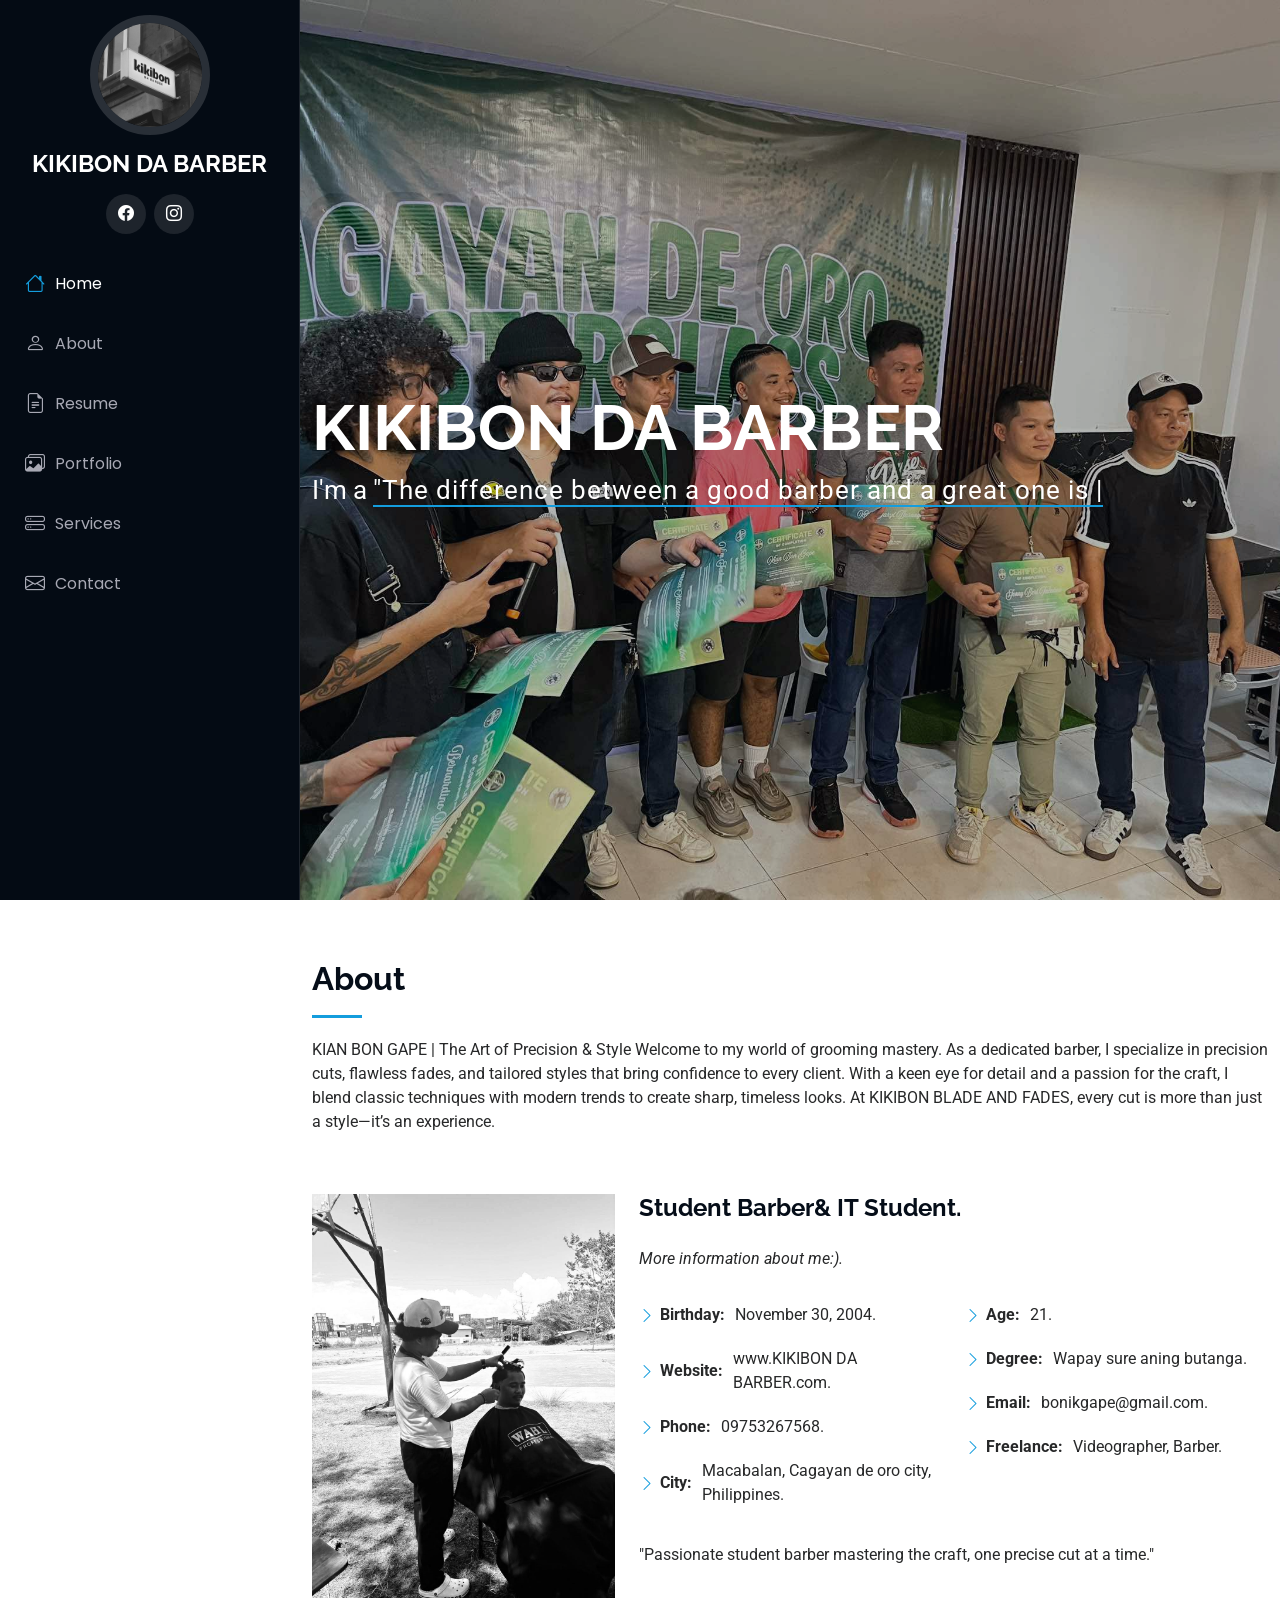
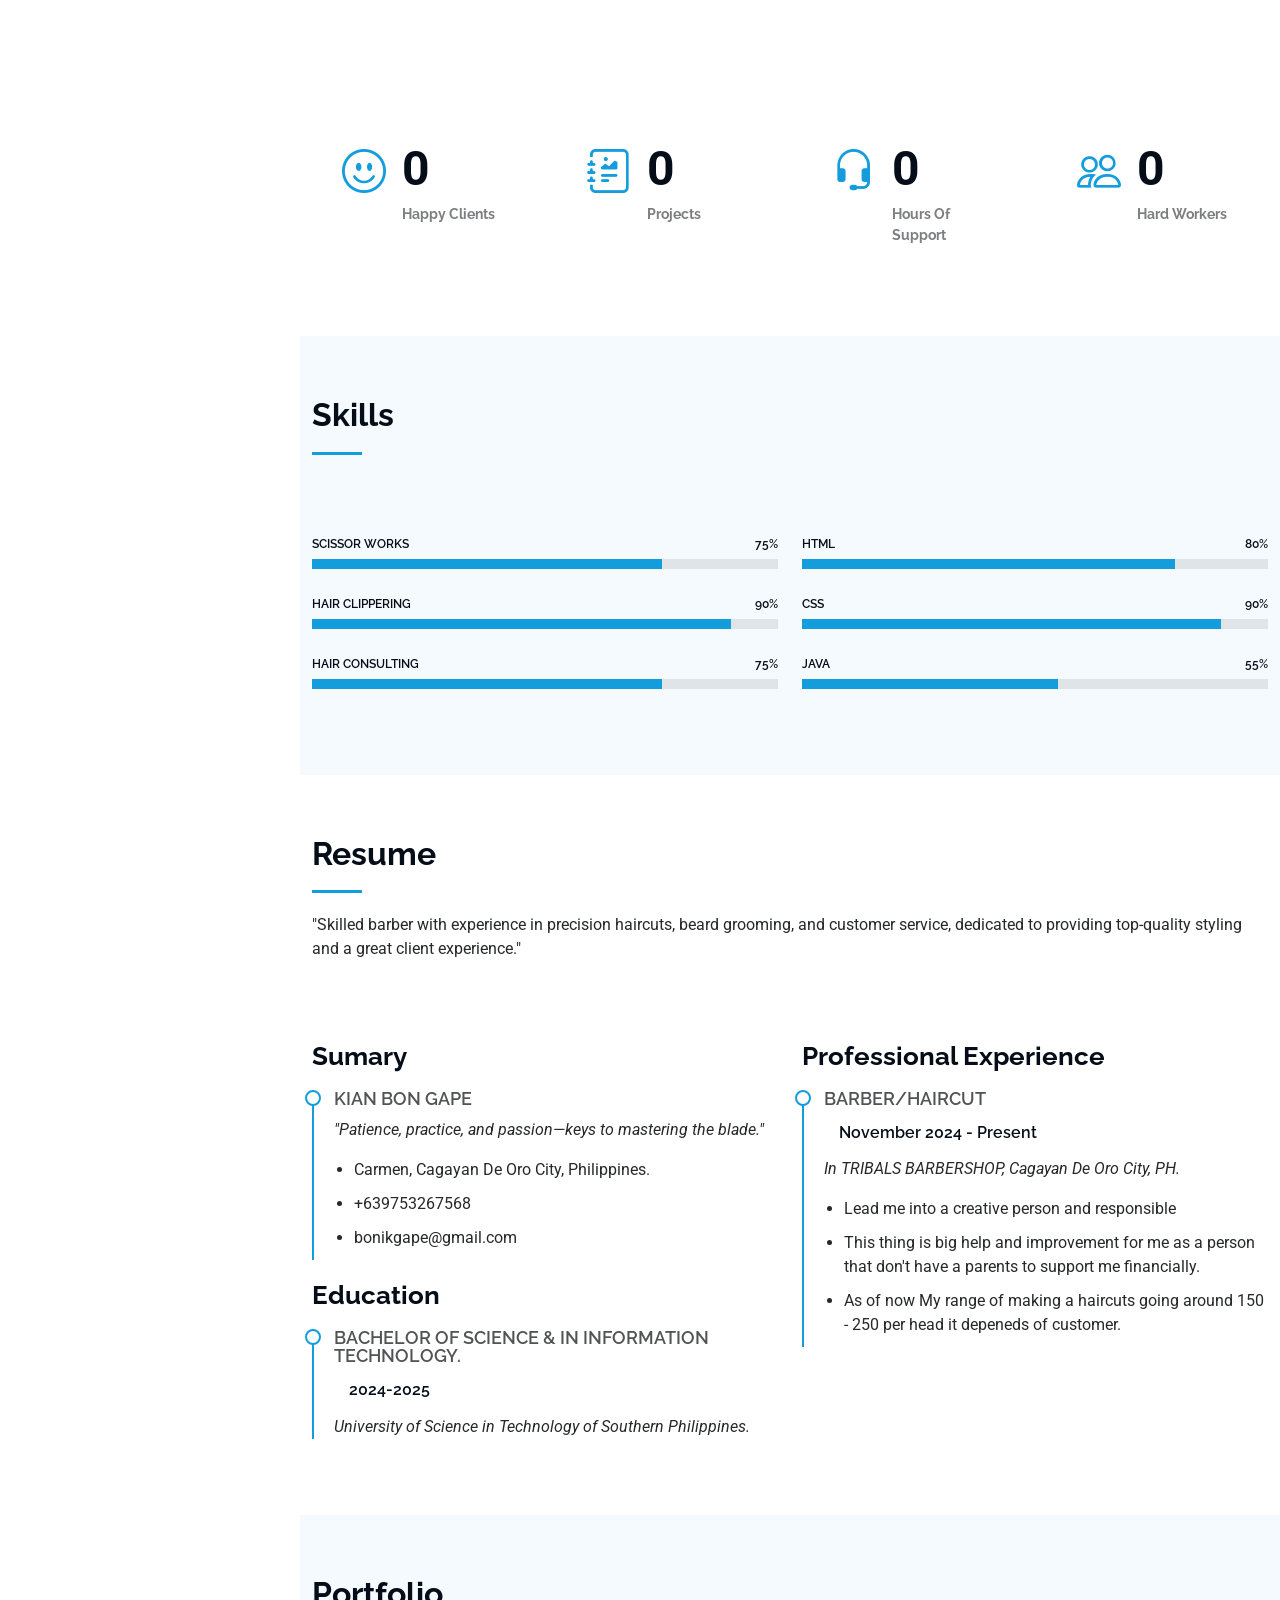
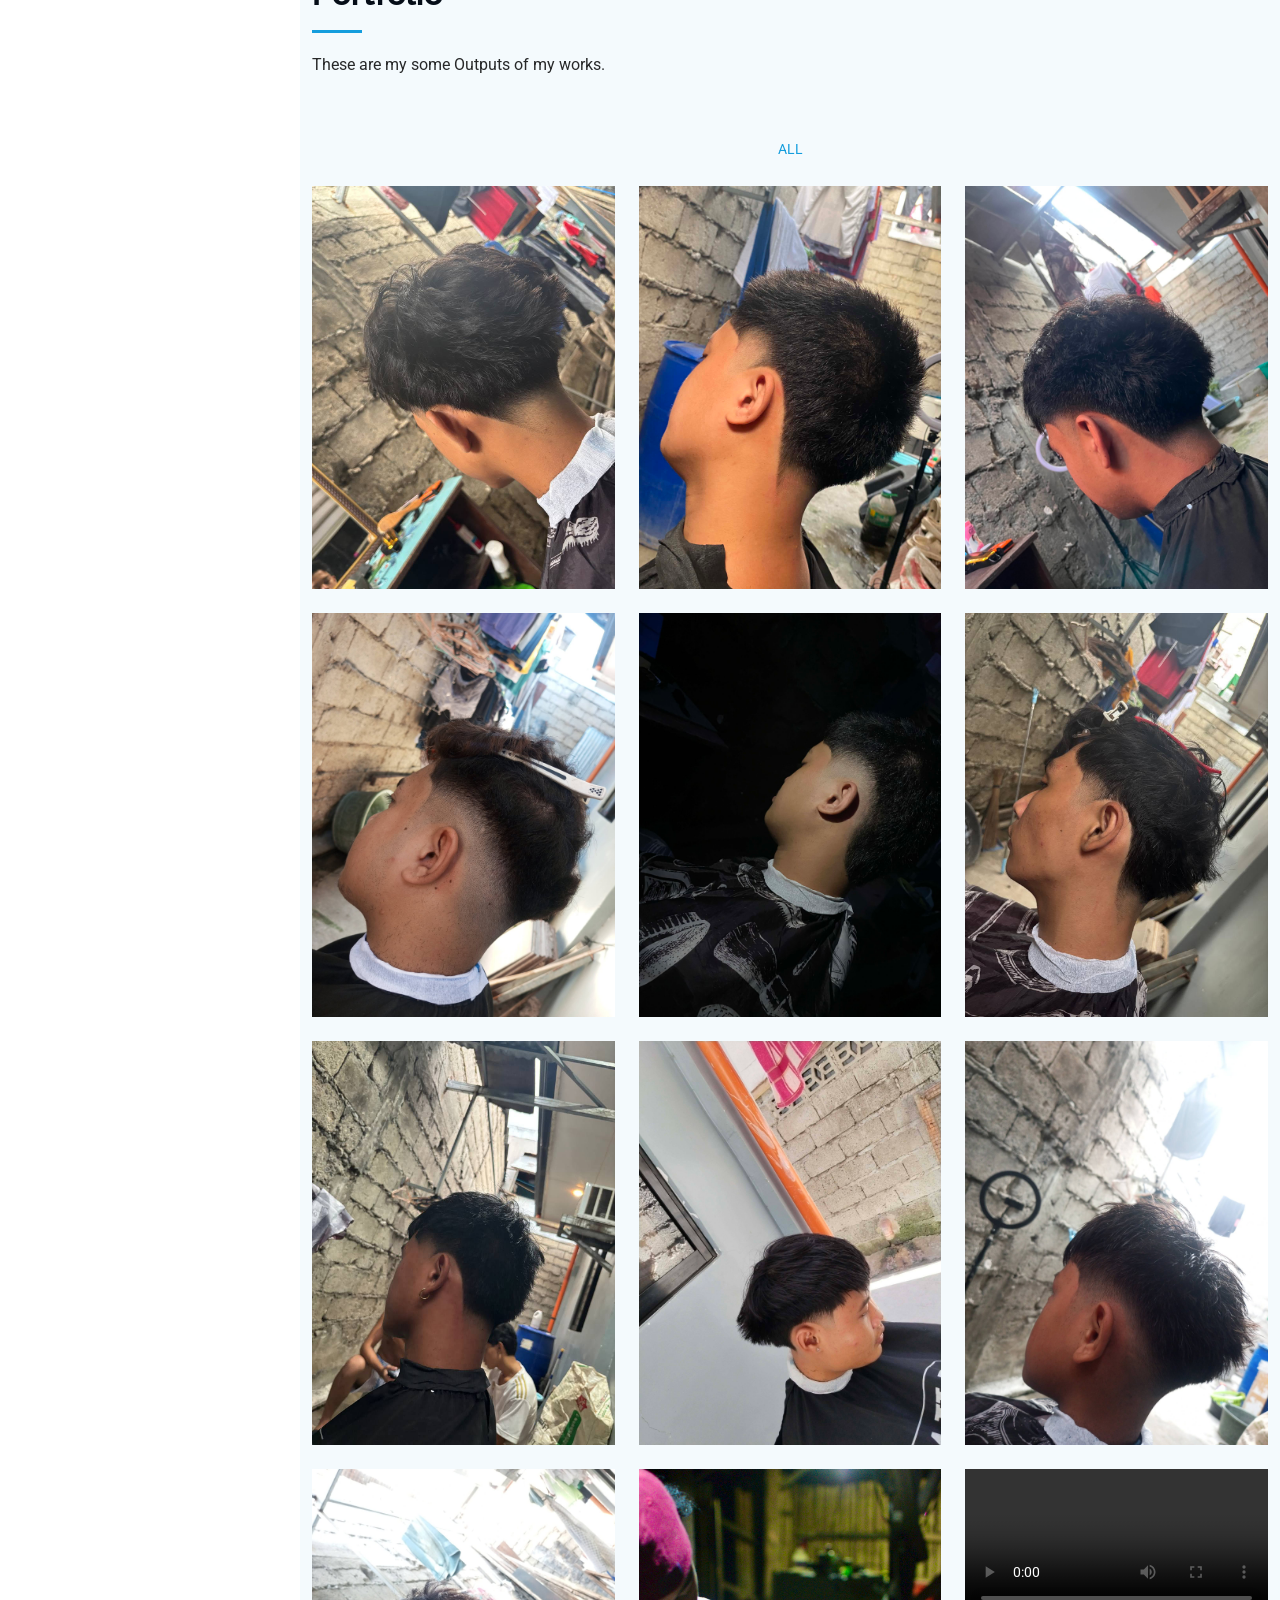
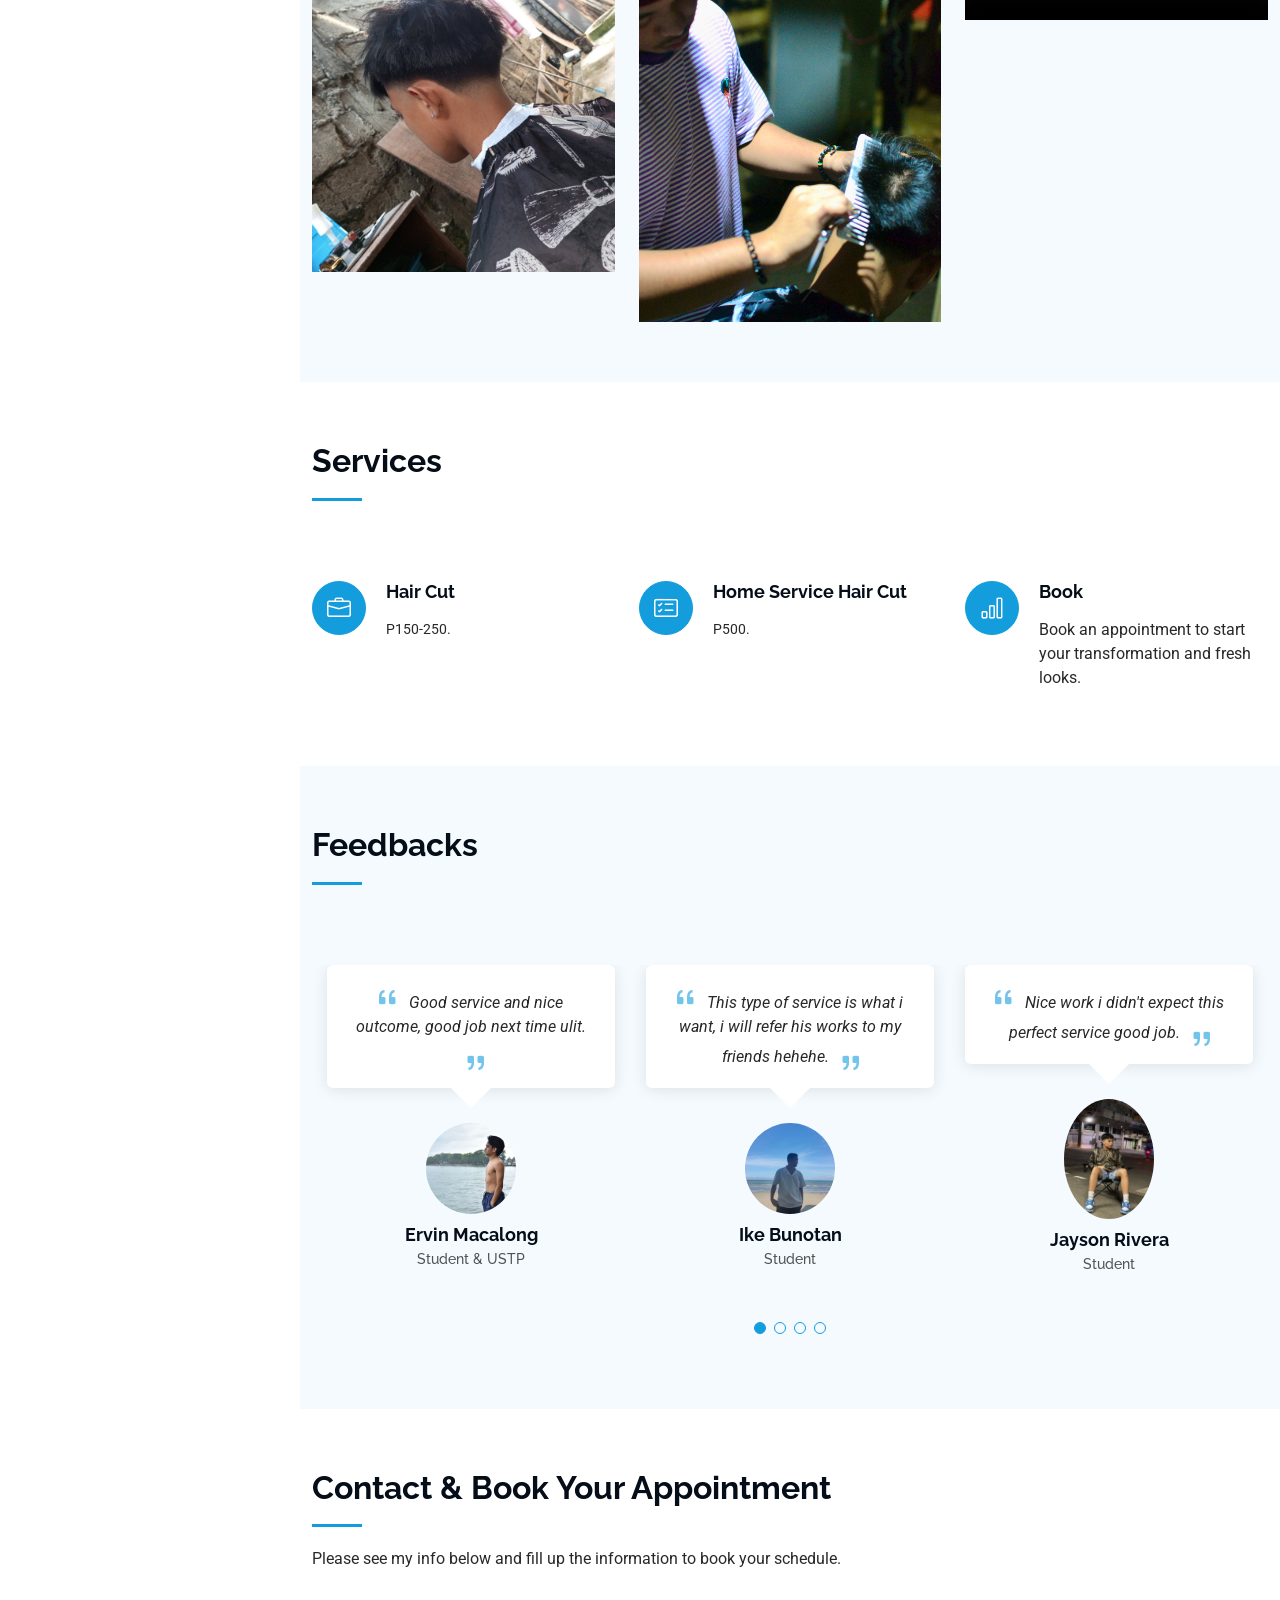
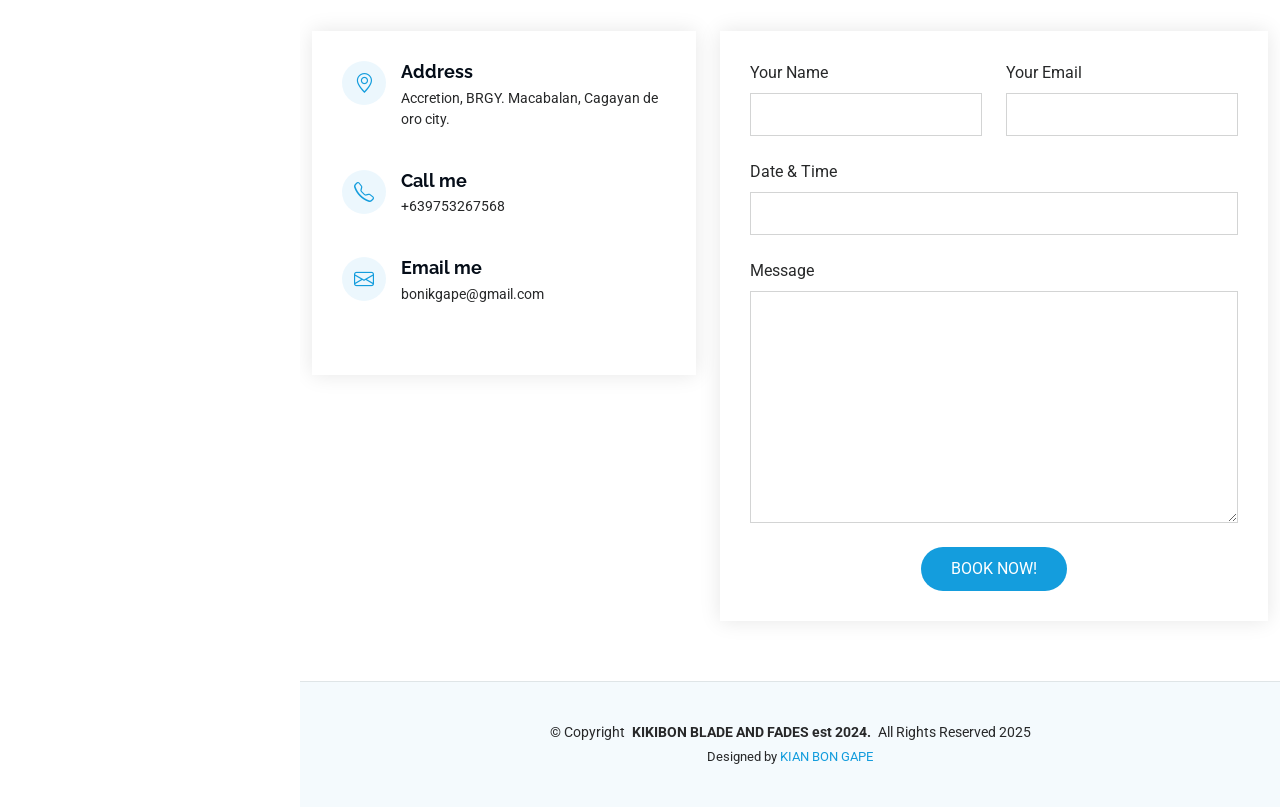
<file: index.html>
<!DOCTYPE html>
<html lang="en">

<head>
  <meta charset="utf-8">
  <meta content="width=device-width, initial-scale=1.0" name="viewport">
  <title>KIKIBON DA BARBER</title>
  <meta content="" name="description">
  <meta content="" name="keywords">

  <!-- Favicons -->
  <link href="assets/img/main.jpg" rel="icon">
  <link href="assets/img/main.jpg" rel="apple-touch-icon">

  <!-- Fonts -->
  <link href="https://fonts.googleapis.com" rel="preconnect">
  <link href="https://fonts.gstatic.com" rel="preconnect" crossorigin>
  <link href="https://fonts.googleapis.com/css2?family=Roboto:ital,wght@0,100;0,300;0,400;0,500;0,700;0,900;1,100;1,300;1,400;1,500;1,700;1,900&family=Poppins:ital,wght@0,100;0,200;0,300;0,400;0,500;0,600;0,700;0,800;0,900;1,100;1,200;1,300;1,400;1,500;1,600;1,700;1,800;1,900&family=Raleway:ital,wght@0,100;0,200;0,300;0,400;0,500;0,600;0,700;0,800;0,900;1,100;1,200;1,300;1,400;1,500;1,600;1,700;1,800;1,900&display=swap" rel="stylesheet">

  <!-- Vendor CSS Files -->
  <link href="assets/vendor/bootstrap/css/bootstrap.min.css" rel="stylesheet">
  <link href="assets/vendor/bootstrap-icons/bootstrap-icons.css" rel="stylesheet">
  <link href="assets/vendor/aos/aos.css" rel="stylesheet">
  <link href="assets/vendor/glightbox/css/glightbox.min.css" rel="stylesheet">
  <link href="assets/vendor/swiper/swiper-bundle.min.css" rel="stylesheet">

  <!-- Main CSS File -->
  <link href="assets/css/main.css" rel="stylesheet">

</head>

<body class="index-page">

  <header id="header" class="header dark-background d-flex flex-column">
    <i class="header-toggle d-xl-none bi bi-list"></i>

    <div class="profile-img">
      <img src="assets/img/main.jpg" alt="" class="img-fluid rounded-circle">
    </div>

    <a href="index.html" class="logo d-flex align-items-center justify-content-center">
      <!-- Uncomment the line below if you also wish to use an image logo -->
      <!-- <img src="assets/img/logo.png" alt=""> -->
      <h1 class="sitename">KIKIBON DA BARBER</h1>
    </a>

   
    <div class="social-links text-center">
      <a href="https://www.facebook.com/profile.php?id=61560428044603" class="facebook" target="_blank"><i class="bi bi-facebook"></i></a>
      <a href="https://www.instagram.com/_andres.bonifacio/" class="instagram" target="_blank"><i class="bi bi-instagram"></i></a>
  </div>

    <nav id="navmenu" class="navmenu">
      <ul>
        <li><a href="#hero" class="active"><i class="bi bi-house navicon"></i>Home</a></li>
        <li><a href="#about"><i class="bi bi-person navicon"></i> About</a></li>
        <li><a href="#resume"><i class="bi bi-file-earmark-text navicon"></i> Resume</a></li>
        <li><a href="#portfolio"><i class="bi bi-images navicon"></i> Portfolio</a></li>
        <li><a href="#services"><i class="bi bi-hdd-stack navicon"></i> Services</a></li>
        <li><a href="#contact"><i class="bi bi-envelope navicon"></i> Contact</a></li>
      </ul>
    </nav>

  </header>

  <main class="main">

    <!-- Hero Section -->
    <section id="hero" class="hero section dark-background">

      <img src="assets/img/sem2.jpg" alt="" data-aos="fade-in" class="">

      <div class="container" data-aos="fade-up" data-aos-delay="100">
        <h2>KIKIBON DA BARBER</h2>
        <p>I'm a <span class="typed" data-typed-items="Barber, College Student, Freelancer">"The difference between a good barber and a great one is the commitment to learning every day."</span><span class="typed-cursor typed-cursor--blink" aria-hidden="true"></span><span class="typed-cursor typed-cursor--blink" aria-hidden="true"></span></p>
      </div>

    </section><!-- /Hero Section -->

    <!-- About Section -->
    <section id="about" class="about section">

      <!-- Section Title -->
      <div class="container section-title" data-aos="fade-up">
        <h2>About</h2>
        <p>KIAN BON GAPE | The Art of Precision & Style

          Welcome to my world of grooming mastery. As a dedicated barber, I specialize in precision cuts, flawless fades, and tailored styles that bring confidence to every client. With a keen eye for detail and a passion for the craft, I blend classic techniques with modern trends to create sharp, timeless looks. At KIKIBON BLADE AND FADES, every cut is more than just a style—it’s an experience.</p>
      </div><!-- End Section Title -->

      <div class="container" data-aos="fade-up" data-aos-delay="100">

        <div class="row gy-4 justify-content-center">
          <div class="col-lg-4">
            <img src="assets/img/profilebw.jpg" class="img-fluid" alt="">
          </div>
          <div class="col-lg-8 content">
            <h2>Student Barber&amp; IT Student.</h2>
            <p class="fst-italic py-3">
              More information about me:).
            </p>
            <div class="row">
              <div class="col-lg-6">
                <ul>
                  <li><i class="bi bi-chevron-right"></i> <strong>Birthday:</strong> <span>November 30, 2004.</span></li>
                  <li><i class="bi bi-chevron-right"></i> <strong>Website:</strong> <span>www.KIKIBON DA BARBER.com.</span></li>
                  <li><i class="bi bi-chevron-right"></i> <strong>Phone:</strong> <span>09753267568.</span></li>
                  <li><i class="bi bi-chevron-right"></i> <strong>City:</strong> <span>Macabalan, Cagayan de oro city, Philippines.</span></li>
                </ul>
              </div>
              <div class="col-lg-6">
                <ul>
                  <li><i class="bi bi-chevron-right"></i> <strong>Age:</strong> <span>21.</span></li>
                  <li><i class="bi bi-chevron-right"></i> <strong>Degree:</strong> <span>Wapay sure aning butanga.</span></li>
                  <li><i class="bi bi-chevron-right"></i> <strong>Email:</strong> <span>bonikgape@gmail.com.</span></li>
                  <li><i class="bi bi-chevron-right"></i> <strong>Freelance:</strong> <span>Videographer, Barber.</span></li>
                </ul>
              </div>
            </div>
            <p class="py-3">
              "Passionate student barber mastering the craft, one precise cut at a time."
            </p>
          </div>
        </div>

      </div>

    </section><!-- /About Section -->

    <!-- Stats Section -->
    <section id="stats" class="stats section">

      <div class="container" data-aos="fade-up" data-aos-delay="100">

        <div class="row gy-4">

          <div class="col-lg-3 col-md-6">
            <div class="stats-item">
              <i class="bi bi-emoji-smile"></i>
              <span data-purecounter-start="0" data-purecounter-end="232" data-purecounter-duration="1" class="purecounter"></span>
              <p><strong>Happy Clients</strong> <span></span></p>
            </div>
          </div><!-- End Stats Item -->

          <div class="col-lg-3 col-md-6">
            <div class="stats-item">
              <i class="bi bi-journal-richtext"></i>
              <span data-purecounter-start="0" data-purecounter-end="521" data-purecounter-duration="1" class="purecounter"></span>
              <p><strong>Projects</strong> <span></span></p>
            </div>
          </div><!-- End Stats Item -->

          <div class="col-lg-3 col-md-6">
            <div class="stats-item">
              <i class="bi bi-headset"></i>
              <span data-purecounter-start="0" data-purecounter-end="1453" data-purecounter-duration="1" class="purecounter"></span>
              <p><strong>Hours Of Support</strong> <span></span></p>
            </div>
          </div><!-- End Stats Item -->

          <div class="col-lg-3 col-md-6">
            <div class="stats-item">
              <i class="bi bi-people"></i>
              <span data-purecounter-start="0" data-purecounter-end="32" data-purecounter-duration="1" class="purecounter"></span>
              <p><strong>Hard Workers</strong> <span></span></p>
            </div>
          </div><!-- End Stats Item -->

        </div>

      </div>

    </section><!-- /Stats Section -->

    <!-- Skills Section -->
    <section id="skills" class="skills section light-background">

      <!-- Section Title -->
      <div class="container section-title" data-aos="fade-up">
        <h2>Skills</h2>
        <p></p>
      </div><!-- End Section Title -->

      <div class="container" data-aos="fade-up" data-aos-delay="100">

        <div class="row skills-content skills-animation">

          <div class="col-lg-6">

            <div class="progress">
              <span class="skill"><span>Scissor Works</span> <i class="val">75%</i></span>
              <div class="progress-bar-wrap">
                <div class="progress-bar" role="progressbar" aria-valuenow="75" aria-valuemin="0" aria-valuemax="75"></div>
              </div>
            </div><!-- End Skills Item -->

            <div class="progress">
              <span class="skill"><span>Hair Clippering</span> <i class="val">90%</i></span>
              <div class="progress-bar-wrap">
                <div class="progress-bar" role="progressbar" aria-valuenow="90" aria-valuemin="0" aria-valuemax="100"></div>
              </div>
            </div><!-- End Skills Item -->

            <div class="progress">
              <span class="skill"><span>Hair Consulting</span> <i class="val">75%</i></span>
              <div class="progress-bar-wrap">
                <div class="progress-bar" role="progressbar" aria-valuenow="75" aria-valuemin="0" aria-valuemax="100"></div>
              </div>
            </div><!-- End Skills Item -->

          </div>

          <div class="col-lg-6">

            <div class="progress">
              <span class="skill"><span>HTML</span> <i class="val">80%</i></span>
              <div class="progress-bar-wrap">
                <div class="progress-bar" role="progressbar" aria-valuenow="80" aria-valuemin="0" aria-valuemax="100"></div>
              </div>
            </div><!-- End Skills Item -->

            <div class="progress">
              <span class="skill"><span>CSS</span> <i class="val">90%</i></span>
              <div class="progress-bar-wrap">
                <div class="progress-bar" role="progressbar" aria-valuenow="90" aria-valuemin="0" aria-valuemax="100"></div>
              </div>
            </div><!-- End Skills Item -->

            <div class="progress">
              <span class="skill"><span>JAVA</span> <i class="val">55%</i></span>
              <div class="progress-bar-wrap">
                <div class="progress-bar" role="progressbar" aria-valuenow="55" aria-valuemin="0" aria-valuemax="100"></div>
              </div>
            </div><!-- End Skills Item -->

          </div>

        </div>

      </div>

    </section><!-- /Skills Section -->

    <!-- Resume Section -->
    <section id="resume" class="resume section">

      <!-- Section Title -->
      <div class="container section-title" data-aos="fade-up">
        <h2>Resume</h2>
        <p>"Skilled barber with experience in precision haircuts, beard grooming, and customer service, dedicated to providing top-quality styling and a great client experience."</p>
      </div><!-- End Section Title -->

      <div class="container">

        <div class="row">

          <div class="col-lg-6" data-aos="fade-up" data-aos-delay="100">
            <h3 class="resume-title">Sumary</h3>

            <div class="resume-item pb-0">
              <h4>Kian Bon Gape</h4>
              <p><em>"Patience, practice, and passion—keys to mastering the blade."</em></p>
              <ul>
                <li>Carmen, Cagayan De Oro City, Philippines.</li>
                <li>+639753267568</li>
                <li>bonikgape@gmail.com</li>
              </ul>
            </div><!-- Edn Resume Item -->

            <h3 class="resume-title">Education</h3>
            <div class="resume-item">
              <h4>Bachelor of Science &amp; In Information Technology.</h4>
              <h5>2024-2025</h5>
              <p><em>University of Science in Technology of Southern Philippines.</em></p>
            </div><!-- Edn Resume Item -->

          
          </div>

          <div class="col-lg-6" data-aos="fade-up" data-aos-delay="200">
            <h3 class="resume-title">Professional Experience</h3>
            <div class="resume-item">
              <h4>Barber/Haircut</h4>
              <h5>November 2024 - Present</h5>
              <p><em>In TRIBALS BARBERSHOP, Cagayan De Oro City, PH. </em></p>
              <ul>
                <li>Lead me into a creative person and responsible</li>
                <li>This thing is big help and improvement for me as a person that don't have a parents to support me financially. </li>
                <li>As of now My range of making a haircuts going around 150 - 250 per head it depeneds of customer.</li>
              </ul>
            </div><!-- Edn Resume Item -->


          </div>

        </div>

      </div>

    </section><!-- /Resume Section -->

    <!-- Portfolio Section -->
    <section id="portfolio" class="portfolio section light-background">

      <!-- Section Title -->
      <div class="container section-title" data-aos="fade-up">
        <h2>Portfolio</h2>
        <p>These are my some Outputs of my works.</p>
      </div><!-- End Section Title -->

      <div class="container">

        <div class="isotope-layout" data-default-filter="*" data-layout="masonry" data-sort="original-order">

          <ul class="portfolio-filters isotope-filters" data-aos="fade-up" data-aos-delay="100">
            <li data-filter="*" class="filter-active">All</li>
          </ul><!-- End Portfolio Filters -->

          <div class="row gy-4 isotope-container" data-aos="fade-up" data-aos-delay="200">

            <div class="col-lg-4 col-md-6 portfolio-item isotope-item filter-app">
              <div class="portfolio-content h-100">
                <img src="assets/img/ban.jpg" class="img-fluid" alt="">
                <div class="portfolio-info">
                  <h4>1</h4>
                  <p>Shadow Taper</p>
                  <a href="assets/img/ban1.jpg" title="Modern Mullet X Jayson Rivera" data-gallery="portfolio-gallery-app" class="glightbox preview-link"><i class="bi bi-zoom-in"></i></a>
                  <a href="portfolio-details.html" title="More Details" class="details-link"><i class="bi bi-link-45deg"></i></a>
                </div>
              </div>
            </div><!-- End Portfolio Item -->

            <div class="col-lg-4 col-md-6 portfolio-item isotope-item filter-product">
              <div class="portfolio-content h-100">
                <img src="assets/img/ekoy.jpg" class="img-fluid" alt="">
                <div class="portfolio-info">
                  <h4>2</h4>
                  <p>Mid taper</p>
                  <a href="assets/img/ekoy.jpg" title="Modern Mullet X Xaxi" data-gallery="portfolio-gallery-product" class="glightbox preview-link"><i class="bi bi-zoom-in"></i></a>
                  <a href="portfolio-details.html" title="More Details" class="details-link"><i class="bi bi-link-45deg"></i></a>
                </div>
              </div>
            </div><!-- End Portfolio Item -->

            <div class="col-lg-4 col-md-6 portfolio-item isotope-item filter-branding">
              <div class="portfolio-content h-100">
                <img src="assets/img/ervin.jpg" class="img-fluid" alt="">
                <div class="portfolio-info">
                  <h4>3</h4>
                  <p>Mid Taper Fade</p>
                  <a href="assets/img/ervin.jpg" title="Taper Fade" data-gallery="portfolio-gallery-branding" class="glightbox preview-link"><i class="bi bi-zoom-in"></i></a>
                  <a href="portfolio-details.html" title="More Details" class="details-link"><i class="bi bi-link-45deg"></i></a>
                </div>
              </div>
            </div><!-- End Portfolio Item -->

            <div class="col-lg-4 col-md-6 portfolio-item isotope-item filter-books">
              <div class="portfolio-content h-100">
                <img src="assets/img/drian.jpg" class="img-fluid" alt="">
                <div class="portfolio-info">
                  <h4>4</h4>
                  <p>Mid Drop Fade</p>
                  <a href="assets/img/drian.jpg" title="Low Taper" data-gallery="portfolio-gallery-book" class="glightbox preview-link"><i class="bi bi-zoom-in"></i></a>
                  <a href="portfolio-details.html" title="More Details" class="details-link"><i class="bi bi-link-45deg"></i></a>
                </div>
              </div>
            </div><!-- End Portfolio Item -->

            <div class="col-lg-4 col-md-6 portfolio-item isotope-item filter-app">
              <div class="portfolio-content h-100">
                <img src="assets/img/ikoy.jpg" class="img-fluid" alt="">
                <div class="portfolio-info">
                  <h4>5</h4>
                  <p>Burst Fade</p>
                  <a href="assets/img/ikoy.jpg" title="Low Fade" data-gallery="portfolio-gallery-app" class="glightbox preview-link"><i class="bi bi-zoom-in"></i></a>
                  <a href="portfolio-details.html" title="More Details" class="details-link"><i class="bi bi-link-45deg"></i></a>
                </div>
              </div>
            </div><!-- End Portfolio Item -->

            <div class="col-lg-4 col-md-6 portfolio-item isotope-item filter-product">
              <div class="portfolio-content h-100">
                <img src="assets/img/dodong (2).jpg" class="img-fluid" alt="">
                <div class="portfolio-info">
                  <h4>6</h4>
                  <p>Taper</p>
                  <a href="assets/img/dodong (2).jpg" title="Modern Mullet" data-gallery="portfolio-gallery-product" class="glightbox preview-link"><i class="bi bi-zoom-in"></i></a>
                  <a href="portfolio-details.html" title="More Details" class="details-link"><i class="bi bi-link-45deg"></i></a>
                </div>
              </div>
            </div><!-- End Portfolio Item -->

            <div class="col-lg-4 col-md-6 portfolio-item isotope-item filter-branding">
              <div class="portfolio-content h-100">
                <img src="assets/img/nard.jpg" class="img-fluid" alt="">
                <div class="portfolio-info">
                  <h4>7</h4>
                  <p>Taper</p>
                  <a href="assets/img/nard.jpg" title="Textured Mullet" data-gallery="portfolio-gallery-branding" class="glightbox preview-link"><i class="bi bi-zoom-in"></i></a>
                  <a href="portfolio-details.html" title="More Details" class="details-link"><i class="bi bi-link-45deg"></i></a>
                </div>
              </div>
            </div><!-- End Portfolio Item -->

            <div class="col-lg-4 col-md-6 portfolio-item isotope-item filter-books">
              <div class="portfolio-content h-100">
                <img src="assets/img/shawn.jpg" class="img-fluid" alt="">
                <div class="portfolio-info">
                  <h4>8</h4>
                  <p>taper</p>
                  <a href="assets/img/shawn.JPG" title="Candid" data-gallery="portfolio-gallery-book" class="glightbox preview-link"><i class="bi bi-zoom-in"></i></a>
                  <a href="portfolio-details.html" title="More Details" class="details-link"><i class="bi bi-link-45deg"></i></a>
                </div>
              </div>
            </div><!-- End Portfolio Item -->

            <div class="col-lg-4 col-md-6 portfolio-item isotope-item filter-app">
              <div class="portfolio-content h-100">
                <img src="assets/img/bata.jpg" class="img-fluid" alt="">
                <div class="portfolio-info">
                  <h4>9</h4>
                  <p>Low fade with texture fringe</p>
                  <a href="assets/img/bata.jpg" title="Mullet" data-gallery="portfolio-gallery-app" class="glightbox preview-link"><i class="bi bi-zoom-in"></i></a>
                  <a href="portfolio-details.html" title="More Details" class="details-link"><i class="bi bi-link-45deg"></i></a>
                </div>
              </div>
            </div><!-- End Portfolio Item -->

            <div class="col-lg-4 col-md-6 portfolio-item isotope-item filter-product">
              <div class="portfolio-content h-100">
                <img src="assets/img/biboy4.jpg" class="img-fluid" alt="">
                <div class="portfolio-info">
                  <h4>10</h4>
                  <p>Taper</p>
                  <a href="assets/img/biboy4.jpg" title="Candid" data-gallery="portfolio-gallery-product" class="glightbox preview-link"><i class="bi bi-zoom-in"></i></a>
                  <a href="portfolio-details.html" title="More Details" class="details-link"><i class="bi bi-link-45deg"></i></a>
                </div>
              </div>
            </div><!-- End Portfolio Item -->

            <div class="col-lg-4 col-md-6 portfolio-item isotope-item filter-branding">
              <div class="portfolio-content h-100">
                <img src="assets/img/7.JPG" class="img-fluid" alt="">
                <div class="portfolio-info">
                  <h4>11</h4>
                  <p>ME</p>
                  <a href="assets/img/7.JPG" title="ME" data-gallery="portfolio-gallery-branding" class="glightbox preview-link"><i class="bi bi-zoom-in"></i></a>
                  <a href="portfolio-details.html" title="More Details" class="details-link"><i class="bi bi-link-45deg"></i></a>
                </div>
              </div>
            </div><!-- End Portfolio Item -->

            <div class="col-lg-4 col-md-6 portfolio-item isotope-item filter-books">
              <div class="portfolio-content h-100">
                  <video width="100%" controls>
                      <source src="assets/videos/hustle.mp4" type="video/mp4">
                      12
                  </video>
                  <div class="portfolio-info">
                      <h4>12</h4>
                      <p>Low Taper Fade</p>
                      <a href="assets/videos/hustle.mp4" title="Josh" data-gallery="portfolio-gallery-book" class="glightbox preview-link"><i class="bi bi-zoom-in"></i></a>
                      <a href="portfolio-details.html" title="More Details" class="details-link"><i class="bi bi-link-45deg"></i></a>
                  </div>
              </div>
              
          </div><!-- End Portfolio Item -->

          </div><!-- End Portfolio Container -->

        </div>

      </div>

    </section><!-- /Portfolio Section -->

    <!-- Services Section -->
    <section id="services" class="services section">

      <!-- Section Title -->
      <div class="container section-title" data-aos="fade-up">
        <h2>Services</h2>
      </div><!-- End Section Title -->

      <div class="container">

        <div class="row gy-4">

          <div class="col-lg-4 col-md-6 service-item d-flex" data-aos="fade-up" data-aos-delay="100">
            <div class="icon flex-shrink-0"><i class="bi bi-briefcase"></i></div>
            <div>
              <h4 class="title"><a href="service-details.html" class="stretched-link">Hair Cut</a></h4>
              <p class="description">P150-250.</p>
            </div>
          </div>
          <!-- End Service Item -->

          <div class="col-lg-4 col-md-6 service-item d-flex" data-aos="fade-up" data-aos-delay="200">
            <div class="icon flex-shrink-0"><i class="bi bi-card-checklist"></i></div>
            <div>
              <h4 class="title"><a href="service-details.html" class="stretched-link">Home Service Hair Cut</a></h4>
              <p class="description">P500.</p>
            </div>
          </div><!-- End Service Item -->

          <div class="col-lg-4 col-md-6 service-item d-flex" data-aos="fade-up" data-aos-delay="300">
            <div class="icon flex-shrink-0"><i class="bi bi-bar-chart"></i></div>
            <div>
              <h4 class="title"><a href="service-details.html" class="stretched-link">Book</a></h4>
              <p class="description"></p>Book an appointment to start your transformation and fresh looks.</p>
            </div>
          </div><!-- End Service Item -->


        </div>

      </div>

    </section><!-- /Services Section -->

    <!-- Testimonials Section -->
    <section id="testimonials" class="testimonials section light-background">

      <!-- Section Title -->
      <div class="container section-title" data-aos="fade-up">
        <h2>Feedbacks</h2>
      </div><!-- End Section Title -->

      <div class="container" data-aos="fade-up" data-aos-delay="100">

        <div class="swiper init-swiper">
          <script type="application/json" class="swiper-config">
            {
              "loop": true,
              "speed": 600,
              "autoplay": {
                "delay": 5000
              },
              "slidesPerView": "auto",
              "pagination": {
                "el": ".swiper-pagination",
                "type": "bullets",
                "clickable": true
              },
              "breakpoints": {
                "320": {
                  "slidesPerView": 1,
                  "spaceBetween": 40
                },
                "1200": {
                  "slidesPerView": 3,
                  "spaceBetween": 1
                }
              }
            }
          </script>
          <div class="swiper-wrapper">

            <div class="swiper-slide">
              <div class="testimonial-item">
                <p>
                  <i class="bi bi-quote quote-icon-left"></i>
                  <span>Good service and nice outcome, good job next time ulit.</span>
                  <i class="bi bi-quote quote-icon-right"></i>
                </p>
                <img src="assets/img/testimonials/erv.jpg" class="testimonial-img" alt="">
                <h3>Ervin Macalong</h3>
                <h4>Student &amp; USTP</h4>
              </div>
            </div><!-- End testimonial item -->

            <div class="swiper-slide">
              <div class="testimonial-item">
                <p>
                  <i class="bi bi-quote quote-icon-left"></i>
                  <span>This type of service is what i want, i will refer his works to my friends hehehe.</span>
                  <i class="bi bi-quote quote-icon-right"></i>
                </p>
                <img src="assets/img/testimonials/ike1.jpg" class="testimonial-img" alt="">
                <h3>Ike Bunotan</h3>
                <h4>Student</h4>
              </div>
            </div><!-- End testimonial item -->

            <div class="swiper-slide">
              <div class="testimonial-item">
                <p>
                  <i class="bi bi-quote quote-icon-left"></i>
                  <span>Nice work i didn't expect this perfect service good job.</span>
                  <i class="bi bi-quote quote-icon-right"></i>
                </p>
                <img src="assets/img/testimonials/jison.jpg" class="testimonial-img" alt="">
                <h3>Jayson Rivera</h3>
                <h4>Student</h4>
              </div>
            </div><!-- End testimonial item -->

            <div class="swiper-slide">
              <div class="testimonial-item">
                <p>
                  <i class="bi bi-quote quote-icon-left"></i>
                  <span>Worth it! maybe next time i will go back on this one.</span>
                  <i class="bi bi-quote quote-icon-right"></i>
                </p>
                <img src="assets/img/testimonials/jonfel.jpg" class="testimonial-img" alt="">
                <h3>Jonfel</h3>
                <h4>Student</h4>
              </div>
            </div><!-- End testimonial item -->


          </div>
          <div class="swiper-pagination"></div>
        </div>

      </div>

    </section><!-- /Testimonials Section -->

    <!-- Contact Section -->
    <section id="contact" class="contact section">

      <!-- Section Title -->
      <div class="container section-title" data-aos="fade-up">
        <h2>Contact & Book Your Appointment</h2>
        <p>Please see my info below and fill up the information to book your schedule.</p>
      </div><!-- End Section Title -->

      <div class="container" data-aos="fade-up" data-aos-delay="100">

        <div class="row gy-4">

          <div class="col-lg-5">

            <div class="info-wrap">
              <div class="info-item d-flex" data-aos="fade-up" data-aos-delay="200">
                <i class="bi bi-geo-alt flex-shrink-0"></i>
                <div>
                  <h3>Address</h3>
                  <p>Accretion, BRGY. Macabalan, Cagayan de oro city.</p>
                </div>
              </div><!-- End Info Item -->

              <div class="info-item d-flex" data-aos="fade-up" data-aos-delay="300">
                <i class="bi bi-telephone flex-shrink-0"></i>
                <div>
                  <h3>Call me</h3>
                  <p>+639753267568</p>
                </div>
              </div><!-- End Info Item -->

              <div class="info-item d-flex" data-aos="fade-up" data-aos-delay="400">
                <i class="bi bi-envelope flex-shrink-0"></i>
                <div>
                  <h3>Email me</h3>
                  <p>bonikgape@gmail.com</p>
                </div>
              </div><!-- End Info Item -->

             
            </div>
          </div>

          <div class="col-lg-7">
            <form action="forms/contact.php" method="post" class="php-email-form" data-aos="fade-up" data-aos-delay="200">
              <div class="row gy-4">

                <div class="col-md-6">
                  <label for="name-field" class="pb-2">Your Name</label>
                  <input type="text" name="name" id="name-field" class="form-control" required="">
                </div>

                <div class="col-md-6">
                  <label for="email-field" class="pb-2">Your Email</label>
                  <input type="email" class="form-control" name="email" id="email-field" required="">
                </div>

                <div class="col-md-12">
                  <label for="subject-field" class="pb-2">Date & Time</label>
                  <input type="text" class="form-control" name="subject" id="subject-field" required="">
                </div>

                <div class="col-md-12">
                  <label for="message-field" class="pb-2">Message</label>
                  <textarea class="form-control" name="message" rows="10" id="message-field" required=""></textarea>
                </div>

                <div class="col-md-12 text-center">
                  <div class="loading">Loading</div>
                  <div class="error-message"></div>
                  <div class="sent-message">Your message has been sent. Thank you!</div>

                  <button type="submit">BOOK NOW!</button>
                </div>

              </div>
            </form>
          </div><!-- End Contact Form -->

        </div>

      </div>

    </section><!-- /Contact Section -->

  </main>

  <footer id="footer" class="footer position-relative light-background">

    <div class="container">
      <div class="copyright text-center ">
        <p>© <span>Copyright</span> <strong class="px-1 sitename">KIKIBON BLADE AND FADES est 2024.</strong> <span>All Rights Reserved 2025</span></p>
      </div>
      <div class="credits">
        <!-- All the links in the footer should remain intact. -->
        <!-- You can delete the links only if you've purchased the pro version. -->
        <!-- Licensing information: https://bootstrapmade.com/license/ -->
        <!-- Purchase the pro version with working PHP/AJAX contact form: [buy-url] -->
        Designed by <a href="https://bootstrapmade.com/">KIAN BON GAPE</a>
      </div>
    </div>

  </footer>

  <!-- Scroll Top -->
  <a href="#" id="scroll-top" class="scroll-top d-flex align-items-center justify-content-center"><i class="bi bi-arrow-up-short"></i></a>

  <!-- Preloader -->
  <div id="preloader"></div>

  <!-- Vendor JS Files -->
  <script src="assets/vendor/bootstrap/js/bootstrap.bundle.min.js"></script>
  <script src="assets/vendor/php-email-form/validate.js"></script>
  <script src="assets/vendor/aos/aos.js"></script>
  <script src="assets/vendor/typed.js/typed.umd.js"></script>
  <script src="assets/vendor/purecounter/purecounter_vanilla.js"></script>
  <script src="assets/vendor/waypoints/noframework.waypoints.js"></script>
  <script src="assets/vendor/glightbox/js/glightbox.min.js"></script>
  <script src="assets/vendor/imagesloaded/imagesloaded.pkgd.min.js"></script>
  <script src="assets/vendor/isotope-layout/isotope.pkgd.min.js"></script>
  <script src="assets/vendor/swiper/swiper-bundle.min.js"></script>

  <!-- Main JS File -->
  <script src="assets/js/main.js"></script>

</body>

</html>
</file>
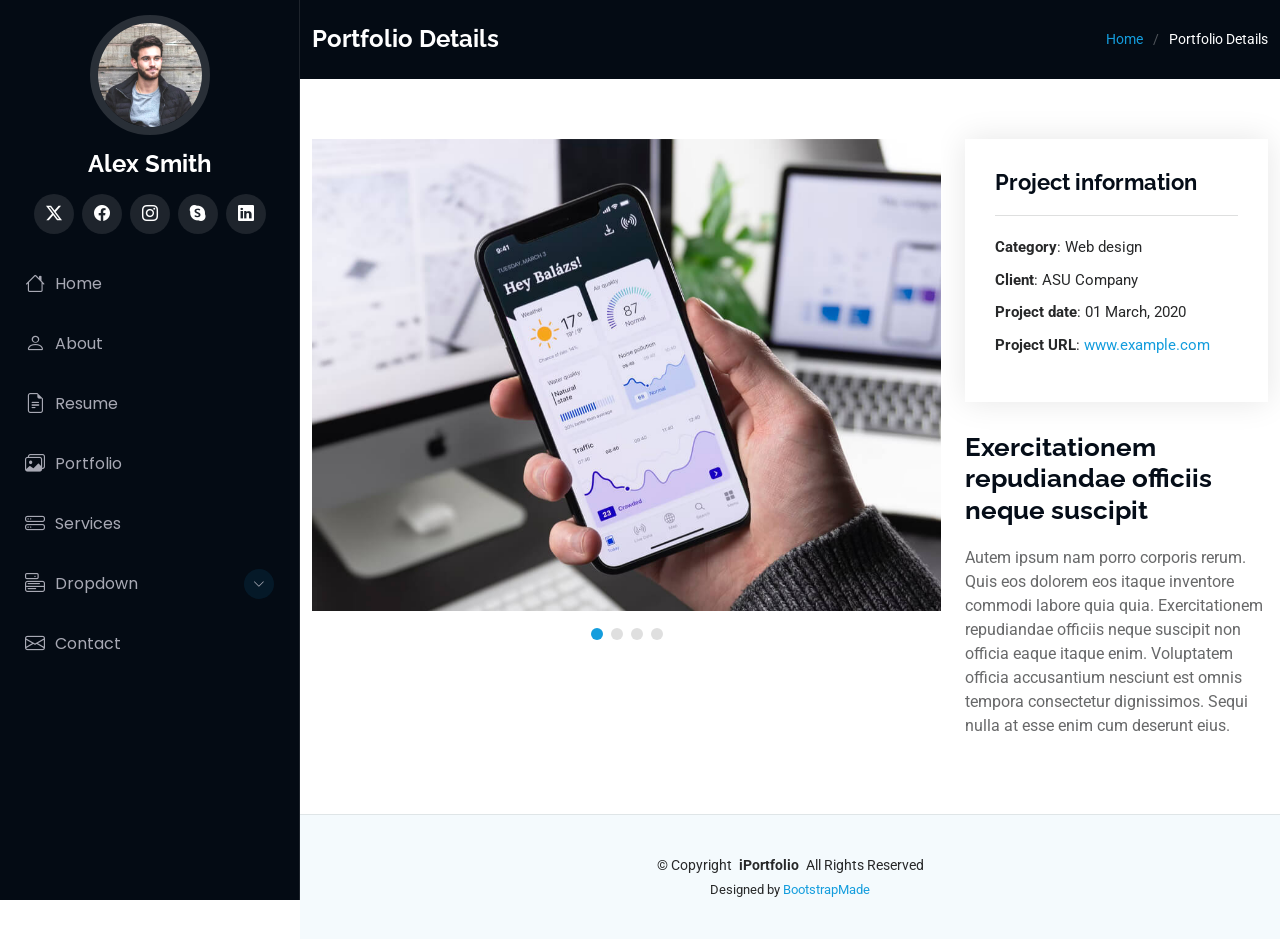
<file: portfolio-details.html>
<!DOCTYPE html>
<html lang="en">

<head>
  <meta charset="utf-8">
  <meta content="width=device-width, initial-scale=1.0" name="viewport">
  <title>Portfolio Details - iPortfolio Bootstrap Template</title>
  <meta content="" name="description">
  <meta content="" name="keywords">

  <!-- Favicons -->
  <link href="assets/img/favicon.png" rel="icon">
  <link href="assets/img/apple-touch-icon.png" rel="apple-touch-icon">

  <!-- Fonts -->
  <link href="https://fonts.googleapis.com" rel="preconnect">
  <link href="https://fonts.gstatic.com" rel="preconnect" crossorigin>
  <link href="https://fonts.googleapis.com/css2?family=Roboto:ital,wght@0,100;0,300;0,400;0,500;0,700;0,900;1,100;1,300;1,400;1,500;1,700;1,900&family=Poppins:ital,wght@0,100;0,200;0,300;0,400;0,500;0,600;0,700;0,800;0,900;1,100;1,200;1,300;1,400;1,500;1,600;1,700;1,800;1,900&family=Raleway:ital,wght@0,100;0,200;0,300;0,400;0,500;0,600;0,700;0,800;0,900;1,100;1,200;1,300;1,400;1,500;1,600;1,700;1,800;1,900&display=swap" rel="stylesheet">

  <!-- Vendor CSS Files -->
  <link href="assets/vendor/bootstrap/css/bootstrap.min.css" rel="stylesheet">
  <link href="assets/vendor/bootstrap-icons/bootstrap-icons.css" rel="stylesheet">
  <link href="assets/vendor/aos/aos.css" rel="stylesheet">
  <link href="assets/vendor/glightbox/css/glightbox.min.css" rel="stylesheet">
  <link href="assets/vendor/swiper/swiper-bundle.min.css" rel="stylesheet">

  <!-- Main CSS File -->
  <link href="assets/css/main.css" rel="stylesheet">

  <!-- =======================================================
  * Template Name: iPortfolio
  * Template URL: https://bootstrapmade.com/iportfolio-bootstrap-portfolio-websites-template/
  * Updated: Jun 29 2024 with Bootstrap v5.3.3
  * Author: BootstrapMade.com
  * License: https://bootstrapmade.com/license/
  ======================================================== -->
</head>

<body class="portfolio-details-page">

  <header id="header" class="header dark-background d-flex flex-column">
    <i class="header-toggle d-xl-none bi bi-list"></i>

    <div class="profile-img">
      <img src="assets/img/my-profile-img.jpg" alt="" class="img-fluid rounded-circle">
    </div>

    <a href="index.html" class="logo d-flex align-items-center justify-content-center">
      <!-- Uncomment the line below if you also wish to use an image logo -->
      <!-- <img src="assets/img/logo.png" alt=""> -->
      <h1 class="sitename">Alex Smith</h1>
    </a>

    <div class="social-links text-center">
      <a href="#" class="twitter"><i class="bi bi-twitter-x"></i></a>
      <a href="#" class="facebook"><i class="bi bi-facebook"></i></a>
      <a href="#" class="instagram"><i class="bi bi-instagram"></i></a>
      <a href="#" class="google-plus"><i class="bi bi-skype"></i></a>
      <a href="#" class="linkedin"><i class="bi bi-linkedin"></i></a>
    </div>

    <nav id="navmenu" class="navmenu">
      <ul>
        <li><a href="#hero"><i class="bi bi-house navicon"></i>Home</a></li>
        <li><a href="#about"><i class="bi bi-person navicon"></i> About</a></li>
        <li><a href="#resume"><i class="bi bi-file-earmark-text navicon"></i> Resume</a></li>
        <li><a href="#portfolio"><i class="bi bi-images navicon"></i> Portfolio</a></li>
        <li><a href="#services"><i class="bi bi-hdd-stack navicon"></i> Services</a></li>
        <li class="dropdown"><a href="#"><i class="bi bi-menu-button navicon"></i> <span>Dropdown</span> <i class="bi bi-chevron-down toggle-dropdown"></i></a>
          <ul>
            <li><a href="#">Dropdown 1</a></li>
            <li class="dropdown"><a href="#"><span>Deep Dropdown</span> <i class="bi bi-chevron-down toggle-dropdown"></i></a>
              <ul>
                <li><a href="#">Deep Dropdown 1</a></li>
                <li><a href="#">Deep Dropdown 2</a></li>
                <li><a href="#">Deep Dropdown 3</a></li>
                <li><a href="#">Deep Dropdown 4</a></li>
                <li><a href="#">Deep Dropdown 5</a></li>
              </ul>
            </li>
            <li><a href="#">Dropdown 2</a></li>
            <li><a href="#">Dropdown 3</a></li>
            <li><a href="#">Dropdown 4</a></li>
          </ul>
        </li>
        <li><a href="#contact"><i class="bi bi-envelope navicon"></i> Contact</a></li>
      </ul>
    </nav>

  </header>

  <main class="main">

    <!-- Page Title -->
    <div class="page-title dark-background">
      <div class="container d-lg-flex justify-content-between align-items-center">
        <h1 class="mb-2 mb-lg-0">Portfolio Details</h1>
        <nav class="breadcrumbs">
          <ol>
            <li><a href="index.html">Home</a></li>
            <li class="current">Portfolio Details</li>
          </ol>
        </nav>
      </div>
    </div><!-- End Page Title -->

    <!-- Portfolio Details Section -->
    <section id="portfolio-details" class="portfolio-details section">

      <div class="container" data-aos="fade-up" data-aos-delay="100">

        <div class="row gy-4">

          <div class="col-lg-8">
            <div class="portfolio-details-slider swiper init-swiper">

              <script type="application/json" class="swiper-config">
                {
                  "loop": true,
                  "speed": 600,
                  "autoplay": {
                    "delay": 5000
                  },
                  "slidesPerView": "auto",
                  "pagination": {
                    "el": ".swiper-pagination",
                    "type": "bullets",
                    "clickable": true
                  }
                }
              </script>

              <div class="swiper-wrapper align-items-center">

                <div class="swiper-slide">
                  <img src="assets/img/portfolio/app-1.jpg" alt="">
                </div>

                <div class="swiper-slide">
                  <img src="assets/img/portfolio/product-1.jpg" alt="">
                </div>

                <div class="swiper-slide">
                  <img src="assets/img/portfolio/branding-1.jpg" alt="">
                </div>

                <div class="swiper-slide">
                  <img src="assets/img/portfolio/books-1.jpg" alt="">
                </div>

              </div>
              <div class="swiper-pagination"></div>
            </div>
          </div>

          <div class="col-lg-4">
            <div class="portfolio-info" data-aos="fade-up" data-aos-delay="200">
              <h3>Project information</h3>
              <ul>
                <li><strong>Category</strong>: Web design</li>
                <li><strong>Client</strong>: ASU Company</li>
                <li><strong>Project date</strong>: 01 March, 2020</li>
                <li><strong>Project URL</strong>: <a href="#">www.example.com</a></li>
              </ul>
            </div>
            <div class="portfolio-description" data-aos="fade-up" data-aos-delay="300">
              <h2>Exercitationem repudiandae officiis neque suscipit</h2>
              <p>
                Autem ipsum nam porro corporis rerum. Quis eos dolorem eos itaque inventore commodi labore quia quia. Exercitationem repudiandae officiis neque suscipit non officia eaque itaque enim. Voluptatem officia accusantium nesciunt est omnis tempora consectetur dignissimos. Sequi nulla at esse enim cum deserunt eius.
              </p>
            </div>
          </div>

        </div>

      </div>

    </section><!-- /Portfolio Details Section -->

  </main>

  <footer id="footer" class="footer position-relative light-background">

    <div class="container">
      <div class="copyright text-center ">
        <p>© <span>Copyright</span> <strong class="px-1 sitename">iPortfolio</strong> <span>All Rights Reserved</span></p>
      </div>
      <div class="credits">
        <!-- All the links in the footer should remain intact. -->
        <!-- You can delete the links only if you've purchased the pro version. -->
        <!-- Licensing information: https://bootstrapmade.com/license/ -->
        <!-- Purchase the pro version with working PHP/AJAX contact form: [buy-url] -->
        Designed by <a href="https://bootstrapmade.com/">BootstrapMade</a>
      </div>
    </div>

  </footer>

  <!-- Scroll Top -->
  <a href="#" id="scroll-top" class="scroll-top d-flex align-items-center justify-content-center"><i class="bi bi-arrow-up-short"></i></a>

  <!-- Preloader -->
  <div id="preloader"></div>

  <!-- Vendor JS Files -->
  <script src="assets/vendor/bootstrap/js/bootstrap.bundle.min.js"></script>
  <script src="assets/vendor/php-email-form/validate.js"></script>
  <script src="assets/vendor/aos/aos.js"></script>
  <script src="assets/vendor/typed.js/typed.umd.js"></script>
  <script src="assets/vendor/purecounter/purecounter_vanilla.js"></script>
  <script src="assets/vendor/waypoints/noframework.waypoints.js"></script>
  <script src="assets/vendor/glightbox/js/glightbox.min.js"></script>
  <script src="assets/vendor/imagesloaded/imagesloaded.pkgd.min.js"></script>
  <script src="assets/vendor/isotope-layout/isotope.pkgd.min.js"></script>
  <script src="assets/vendor/swiper/swiper-bundle.min.js"></script>

  <!-- Main JS File -->
  <script src="assets/js/main.js"></script>

</body>

</html>
</file>
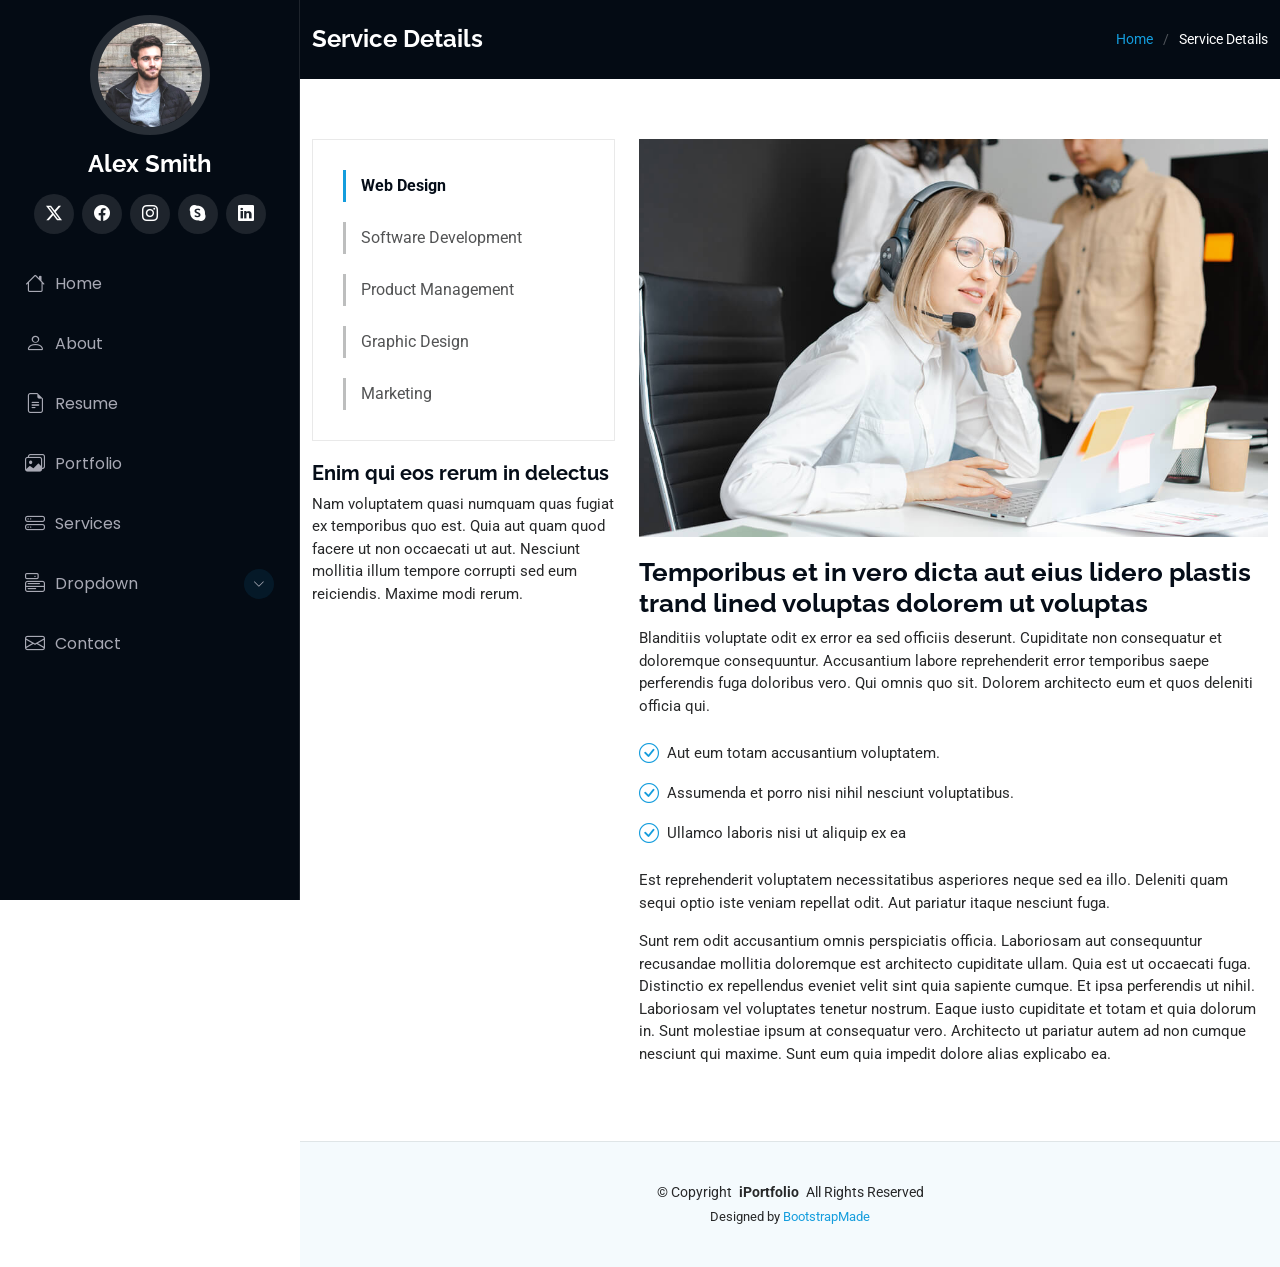
<file: service-details.html>
<!DOCTYPE html>
<html lang="en">

<head>
  <meta charset="utf-8">
  <meta content="width=device-width, initial-scale=1.0" name="viewport">
  <title>Service Details - iPortfolio Bootstrap Template</title>
  <meta content="" name="description">
  <meta content="" name="keywords">

  <!-- Favicons -->
  <link href="assets/img/favicon.png" rel="icon">
  <link href="assets/img/apple-touch-icon.png" rel="apple-touch-icon">

  <!-- Fonts -->
  <link href="https://fonts.googleapis.com" rel="preconnect">
  <link href="https://fonts.gstatic.com" rel="preconnect" crossorigin>
  <link href="https://fonts.googleapis.com/css2?family=Roboto:ital,wght@0,100;0,300;0,400;0,500;0,700;0,900;1,100;1,300;1,400;1,500;1,700;1,900&family=Poppins:ital,wght@0,100;0,200;0,300;0,400;0,500;0,600;0,700;0,800;0,900;1,100;1,200;1,300;1,400;1,500;1,600;1,700;1,800;1,900&family=Raleway:ital,wght@0,100;0,200;0,300;0,400;0,500;0,600;0,700;0,800;0,900;1,100;1,200;1,300;1,400;1,500;1,600;1,700;1,800;1,900&display=swap" rel="stylesheet">

  <!-- Vendor CSS Files -->
  <link href="assets/vendor/bootstrap/css/bootstrap.min.css" rel="stylesheet">
  <link href="assets/vendor/bootstrap-icons/bootstrap-icons.css" rel="stylesheet">
  <link href="assets/vendor/aos/aos.css" rel="stylesheet">
  <link href="assets/vendor/glightbox/css/glightbox.min.css" rel="stylesheet">
  <link href="assets/vendor/swiper/swiper-bundle.min.css" rel="stylesheet">

  <!-- Main CSS File -->
  <link href="assets/css/main.css" rel="stylesheet">

  <!-- =======================================================
  * Template Name: iPortfolio
  * Template URL: https://bootstrapmade.com/iportfolio-bootstrap-portfolio-websites-template/
  * Updated: Jun 29 2024 with Bootstrap v5.3.3
  * Author: BootstrapMade.com
  * License: https://bootstrapmade.com/license/
  ======================================================== -->
</head>

<body class="service-details-page">

  <header id="header" class="header dark-background d-flex flex-column">
    <i class="header-toggle d-xl-none bi bi-list"></i>

    <div class="profile-img">
      <img src="assets/img/my-profile-img.jpg" alt="" class="img-fluid rounded-circle">
    </div>

    <a href="index.html" class="logo d-flex align-items-center justify-content-center">
      <!-- Uncomment the line below if you also wish to use an image logo -->
      <!-- <img src="assets/img/logo.png" alt=""> -->
      <h1 class="sitename">Alex Smith</h1>
    </a>

    <div class="social-links text-center">
      <a href="#" class="twitter"><i class="bi bi-twitter-x"></i></a>
      <a href="#" class="facebook"><i class="bi bi-facebook"></i></a>
      <a href="#" class="instagram"><i class="bi bi-instagram"></i></a>
      <a href="#" class="google-plus"><i class="bi bi-skype"></i></a>
      <a href="#" class="linkedin"><i class="bi bi-linkedin"></i></a>
    </div>

    <nav id="navmenu" class="navmenu">
      <ul>
        <li><a href="#hero"><i class="bi bi-house navicon"></i>Home</a></li>
        <li><a href="#about"><i class="bi bi-person navicon"></i> About</a></li>
        <li><a href="#resume"><i class="bi bi-file-earmark-text navicon"></i> Resume</a></li>
        <li><a href="#portfolio"><i class="bi bi-images navicon"></i> Portfolio</a></li>
        <li><a href="#services"><i class="bi bi-hdd-stack navicon"></i> Services</a></li>
        <li class="dropdown"><a href="#"><i class="bi bi-menu-button navicon"></i> <span>Dropdown</span> <i class="bi bi-chevron-down toggle-dropdown"></i></a>
          <ul>
            <li><a href="#">Dropdown 1</a></li>
            <li class="dropdown"><a href="#"><span>Deep Dropdown</span> <i class="bi bi-chevron-down toggle-dropdown"></i></a>
              <ul>
                <li><a href="#">Deep Dropdown 1</a></li>
                <li><a href="#">Deep Dropdown 2</a></li>
                <li><a href="#">Deep Dropdown 3</a></li>
                <li><a href="#">Deep Dropdown 4</a></li>
                <li><a href="#">Deep Dropdown 5</a></li>
              </ul>
            </li>
            <li><a href="#">Dropdown 2</a></li>
            <li><a href="#">Dropdown 3</a></li>
            <li><a href="#">Dropdown 4</a></li>
          </ul>
        </li>
        <li><a href="#contact"><i class="bi bi-envelope navicon"></i> Contact</a></li>
      </ul>
    </nav>

  </header>

  <main class="main">

    <!-- Page Title -->
    <div class="page-title dark-background">
      <div class="container d-lg-flex justify-content-between align-items-center">
        <h1 class="mb-2 mb-lg-0">Service Details</h1>
        <nav class="breadcrumbs">
          <ol>
            <li><a href="index.html">Home</a></li>
            <li class="current">Service Details</li>
          </ol>
        </nav>
      </div>
    </div><!-- End Page Title -->

    <!-- Service Details Section -->
    <section id="service-details" class="service-details section">

      <div class="container">

        <div class="row gy-4">

          <div class="col-lg-4" data-aos="fade-up" data-aos-delay="100">
            <div class="services-list">
              <a href="#" class="active">Web Design</a>
              <a href="#">Software Development</a>
              <a href="#">Product Management</a>
              <a href="#">Graphic Design</a>
              <a href="#">Marketing</a>
            </div>

            <h4>Enim qui eos rerum in delectus</h4>
            <p>Nam voluptatem quasi numquam quas fugiat ex temporibus quo est. Quia aut quam quod facere ut non occaecati ut aut. Nesciunt mollitia illum tempore corrupti sed eum reiciendis. Maxime modi rerum.</p>
          </div>

          <div class="col-lg-8" data-aos="fade-up" data-aos-delay="200">
            <img src="assets/img/services.jpg" alt="" class="img-fluid services-img">
            <h3>Temporibus et in vero dicta aut eius lidero plastis trand lined voluptas dolorem ut voluptas</h3>
            <p>
              Blanditiis voluptate odit ex error ea sed officiis deserunt. Cupiditate non consequatur et doloremque consequuntur. Accusantium labore reprehenderit error temporibus saepe perferendis fuga doloribus vero. Qui omnis quo sit. Dolorem architecto eum et quos deleniti officia qui.
            </p>
            <ul>
              <li><i class="bi bi-check-circle"></i> <span>Aut eum totam accusantium voluptatem.</span></li>
              <li><i class="bi bi-check-circle"></i> <span>Assumenda et porro nisi nihil nesciunt voluptatibus.</span></li>
              <li><i class="bi bi-check-circle"></i> <span>Ullamco laboris nisi ut aliquip ex ea</span></li>
            </ul>
            <p>
              Est reprehenderit voluptatem necessitatibus asperiores neque sed ea illo. Deleniti quam sequi optio iste veniam repellat odit. Aut pariatur itaque nesciunt fuga.
            </p>
            <p>
              Sunt rem odit accusantium omnis perspiciatis officia. Laboriosam aut consequuntur recusandae mollitia doloremque est architecto cupiditate ullam. Quia est ut occaecati fuga. Distinctio ex repellendus eveniet velit sint quia sapiente cumque. Et ipsa perferendis ut nihil. Laboriosam vel voluptates tenetur nostrum. Eaque iusto cupiditate et totam et quia dolorum in. Sunt molestiae ipsum at consequatur vero. Architecto ut pariatur autem ad non cumque nesciunt qui maxime. Sunt eum quia impedit dolore alias explicabo ea.
            </p>
          </div>

        </div>

      </div>

    </section><!-- /Service Details Section -->

  </main>

  <footer id="footer" class="footer position-relative light-background">

    <div class="container">
      <div class="copyright text-center ">
        <p>© <span>Copyright</span> <strong class="px-1 sitename">iPortfolio</strong> <span>All Rights Reserved</span></p>
      </div>
      <div class="credits">
        <!-- All the links in the footer should remain intact. -->
        <!-- You can delete the links only if you've purchased the pro version. -->
        <!-- Licensing information: https://bootstrapmade.com/license/ -->
        <!-- Purchase the pro version with working PHP/AJAX contact form: [buy-url] -->
        Designed by <a href="https://bootstrapmade.com/">BootstrapMade</a>
      </div>
    </div>

  </footer>

  <!-- Scroll Top -->
  <a href="#" id="scroll-top" class="scroll-top d-flex align-items-center justify-content-center"><i class="bi bi-arrow-up-short"></i></a>

  <!-- Preloader -->
  <div id="preloader"></div>

  <!-- Vendor JS Files -->
  <script src="assets/vendor/bootstrap/js/bootstrap.bundle.min.js"></script>
  <script src="assets/vendor/php-email-form/validate.js"></script>
  <script src="assets/vendor/aos/aos.js"></script>
  <script src="assets/vendor/typed.js/typed.umd.js"></script>
  <script src="assets/vendor/purecounter/purecounter_vanilla.js"></script>
  <script src="assets/vendor/waypoints/noframework.waypoints.js"></script>
  <script src="assets/vendor/glightbox/js/glightbox.min.js"></script>
  <script src="assets/vendor/imagesloaded/imagesloaded.pkgd.min.js"></script>
  <script src="assets/vendor/isotope-layout/isotope.pkgd.min.js"></script>
  <script src="assets/vendor/swiper/swiper-bundle.min.js"></script>

  <!-- Main JS File -->
  <script src="assets/js/main.js"></script>

</body>

</html>
</file>
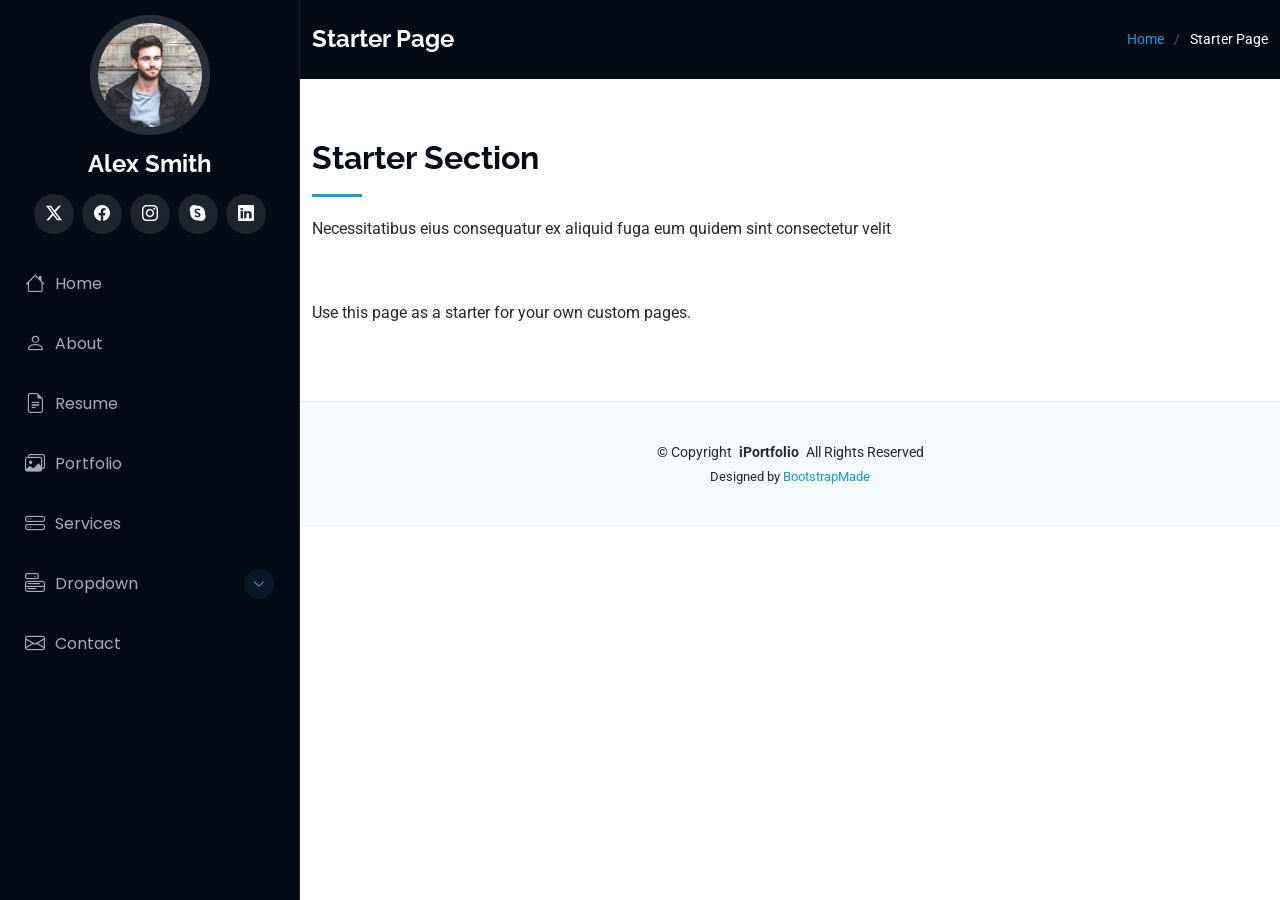
<file: starter-page.html>
<!DOCTYPE html>
<html lang="en">

<head>
  <meta charset="utf-8">
  <meta content="width=device-width, initial-scale=1.0" name="viewport">
  <title>Starter Page - iPortfolio Bootstrap Template</title>
  <meta content="" name="description">
  <meta content="" name="keywords">

  <!-- Favicons -->
  <link href="assets/img/favicon.png" rel="icon">
  <link href="assets/img/apple-touch-icon.png" rel="apple-touch-icon">

  <!-- Fonts -->
  <link href="https://fonts.googleapis.com" rel="preconnect">
  <link href="https://fonts.gstatic.com" rel="preconnect" crossorigin>
  <link href="https://fonts.googleapis.com/css2?family=Roboto:ital,wght@0,100;0,300;0,400;0,500;0,700;0,900;1,100;1,300;1,400;1,500;1,700;1,900&family=Poppins:ital,wght@0,100;0,200;0,300;0,400;0,500;0,600;0,700;0,800;0,900;1,100;1,200;1,300;1,400;1,500;1,600;1,700;1,800;1,900&family=Raleway:ital,wght@0,100;0,200;0,300;0,400;0,500;0,600;0,700;0,800;0,900;1,100;1,200;1,300;1,400;1,500;1,600;1,700;1,800;1,900&display=swap" rel="stylesheet">

  <!-- Vendor CSS Files -->
  <link href="assets/vendor/bootstrap/css/bootstrap.min.css" rel="stylesheet">
  <link href="assets/vendor/bootstrap-icons/bootstrap-icons.css" rel="stylesheet">
  <link href="assets/vendor/aos/aos.css" rel="stylesheet">
  <link href="assets/vendor/glightbox/css/glightbox.min.css" rel="stylesheet">
  <link href="assets/vendor/swiper/swiper-bundle.min.css" rel="stylesheet">

  <!-- Main CSS File -->
  <link href="assets/css/main.css" rel="stylesheet">

  <!-- =======================================================
  * Template Name: iPortfolio
  * Template URL: https://bootstrapmade.com/iportfolio-bootstrap-portfolio-websites-template/
  * Updated: Jun 29 2024 with Bootstrap v5.3.3
  * Author: BootstrapMade.com
  * License: https://bootstrapmade.com/license/
  ======================================================== -->
</head>

<body class="starter-page-page">

  <header id="header" class="header dark-background d-flex flex-column">
    <i class="header-toggle d-xl-none bi bi-list"></i>

    <div class="profile-img">
      <img src="assets/img/my-profile-img.jpg" alt="" class="img-fluid rounded-circle">
    </div>

    <a href="index.html" class="logo d-flex align-items-center justify-content-center">
      <!-- Uncomment the line below if you also wish to use an image logo -->
      <!-- <img src="assets/img/logo.png" alt=""> -->
      <h1 class="sitename">Alex Smith</h1>
    </a>

    <div class="social-links text-center">
      <a href="#" class="twitter"><i class="bi bi-twitter-x"></i></a>
      <a href="#" class="facebook"><i class="bi bi-facebook"></i></a>
      <a href="#" class="instagram"><i class="bi bi-instagram"></i></a>
      <a href="#" class="google-plus"><i class="bi bi-skype"></i></a>
      <a href="#" class="linkedin"><i class="bi bi-linkedin"></i></a>
    </div>

    <nav id="navmenu" class="navmenu">
      <ul>
        <li><a href="#hero"><i class="bi bi-house navicon"></i>Home</a></li>
        <li><a href="#about"><i class="bi bi-person navicon"></i> About</a></li>
        <li><a href="#resume"><i class="bi bi-file-earmark-text navicon"></i> Resume</a></li>
        <li><a href="#portfolio"><i class="bi bi-images navicon"></i> Portfolio</a></li>
        <li><a href="#services"><i class="bi bi-hdd-stack navicon"></i> Services</a></li>
        <li class="dropdown"><a href="#"><i class="bi bi-menu-button navicon"></i> <span>Dropdown</span> <i class="bi bi-chevron-down toggle-dropdown"></i></a>
          <ul>
            <li><a href="#">Dropdown 1</a></li>
            <li class="dropdown"><a href="#"><span>Deep Dropdown</span> <i class="bi bi-chevron-down toggle-dropdown"></i></a>
              <ul>
                <li><a href="#">Deep Dropdown 1</a></li>
                <li><a href="#">Deep Dropdown 2</a></li>
                <li><a href="#">Deep Dropdown 3</a></li>
                <li><a href="#">Deep Dropdown 4</a></li>
                <li><a href="#">Deep Dropdown 5</a></li>
              </ul>
            </li>
            <li><a href="#">Dropdown 2</a></li>
            <li><a href="#">Dropdown 3</a></li>
            <li><a href="#">Dropdown 4</a></li>
          </ul>
        </li>
        <li><a href="#contact"><i class="bi bi-envelope navicon"></i> Contact</a></li>
      </ul>
    </nav>

  </header>

  <main class="main">

    <!-- Page Title -->
    <div class="page-title dark-background">
      <div class="container d-lg-flex justify-content-between align-items-center">
        <h1 class="mb-2 mb-lg-0">Starter Page</h1>
        <nav class="breadcrumbs">
          <ol>
            <li><a href="index.html">Home</a></li>
            <li class="current">Starter Page</li>
          </ol>
        </nav>
      </div>
    </div><!-- End Page Title -->

    <!-- Starter Section Section -->
    <section id="starter-section" class="starter-section section">

      <!-- Section Title -->
      <div class="container section-title" data-aos="fade-up">
        <h2>Starter Section</h2>
        <p>Necessitatibus eius consequatur ex aliquid fuga eum quidem sint consectetur velit</p>
      </div><!-- End Section Title -->

      <div class="container" data-aos="fade-up">
        <p>Use this page as a starter for your own custom pages.</p>
      </div>

    </section><!-- /Starter Section Section -->

  </main>

  <footer id="footer" class="footer position-relative light-background">

    <div class="container">
      <div class="copyright text-center ">
        <p>© <span>Copyright</span> <strong class="px-1 sitename">iPortfolio</strong> <span>All Rights Reserved</span></p>
      </div>
      <div class="credits">
        <!-- All the links in the footer should remain intact. -->
        <!-- You can delete the links only if you've purchased the pro version. -->
        <!-- Licensing information: https://bootstrapmade.com/license/ -->
        <!-- Purchase the pro version with working PHP/AJAX contact form: [buy-url] -->
        Designed by <a href="https://bootstrapmade.com/">BootstrapMade</a>
      </div>
    </div>

  </footer>

  <!-- Scroll Top -->
  <a href="#" id="scroll-top" class="scroll-top d-flex align-items-center justify-content-center"><i class="bi bi-arrow-up-short"></i></a>

  <!-- Preloader -->
  <div id="preloader"></div>

  <!-- Vendor JS Files -->
  <script src="assets/vendor/bootstrap/js/bootstrap.bundle.min.js"></script>
  <script src="assets/vendor/php-email-form/validate.js"></script>
  <script src="assets/vendor/aos/aos.js"></script>
  <script src="assets/vendor/typed.js/typed.umd.js"></script>
  <script src="assets/vendor/purecounter/purecounter_vanilla.js"></script>
  <script src="assets/vendor/waypoints/noframework.waypoints.js"></script>
  <script src="assets/vendor/glightbox/js/glightbox.min.js"></script>
  <script src="assets/vendor/imagesloaded/imagesloaded.pkgd.min.js"></script>
  <script src="assets/vendor/isotope-layout/isotope.pkgd.min.js"></script>
  <script src="assets/vendor/swiper/swiper-bundle.min.js"></script>

  <!-- Main JS File -->
  <script src="assets/js/main.js"></script>

</body>

</html>
</file>
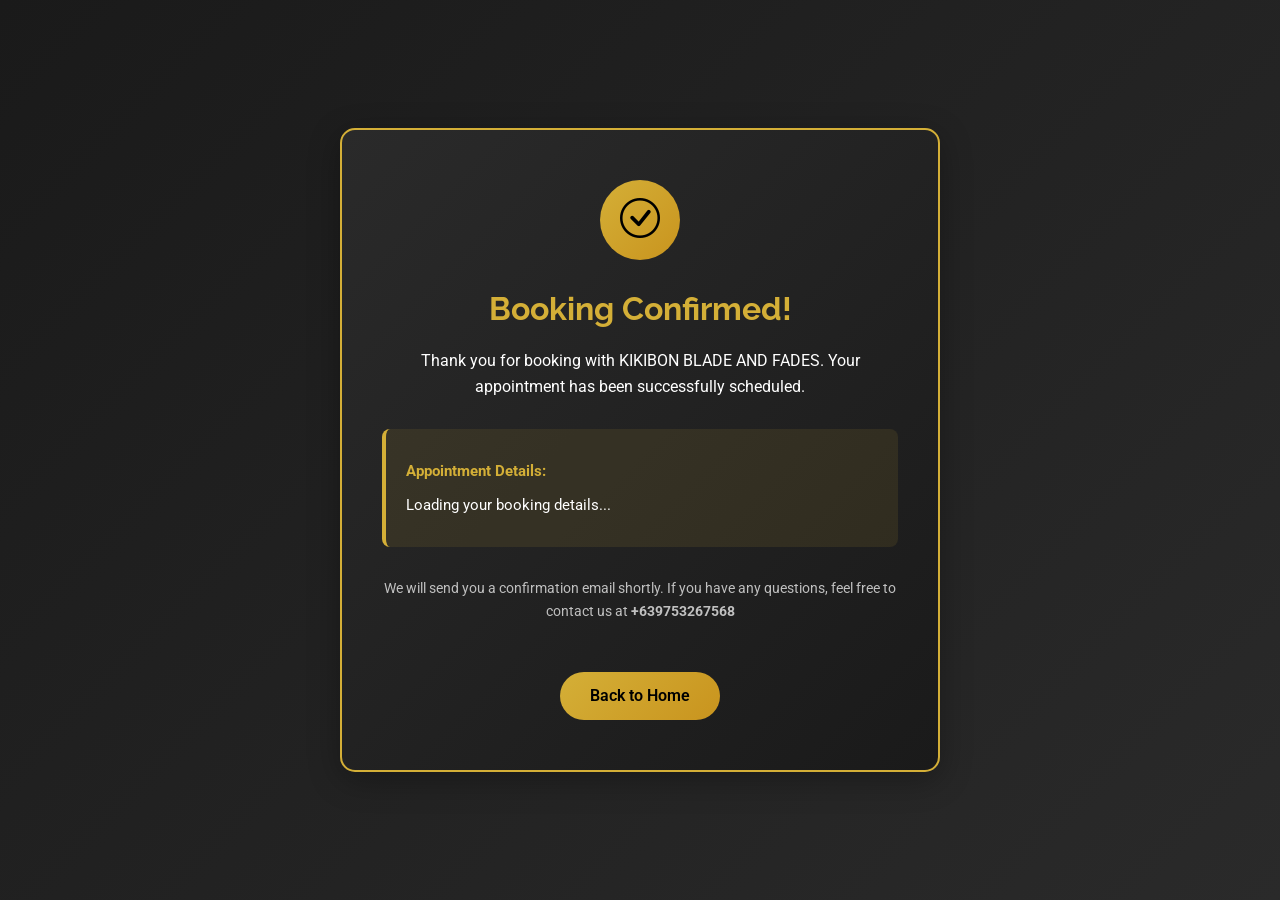
<file: barber.profile-main/booking-confirmation.html>
<!DOCTYPE html>
<html lang="en">

<head>
  <meta charset="utf-8">
  <meta content="width=device-width, initial-scale=1.0" name="viewport">
  <title>Booking Confirmed - KIKIBON BLADE AND FADES</title>
  <meta content="" name="description">
  <meta content="" name="keywords">

  <!-- Favicons -->
  <link href="assets/img/barber.jpg" rel="icon">
  <link href="assets/img/barber.jpg" rel="apple-touch-icon">

  <!-- Fonts -->
  <link href="https://fonts.googleapis.com" rel="preconnect">
  <link href="https://fonts.gstatic.com" rel="preconnect" crossorigin>
  <link href="https://fonts.googleapis.com/css2?family=Roboto:ital,wght@0,100;0,300;0,400;0,500;0,700;0,900;1,100;1,300;1,400;1,500;1,700;1,900&family=Poppins:ital,wght@0,100;0,200;0,300;0,400;0,500;0,600;0,700;0,800;0,900;1,100;1,200;1,300;1,400;1,500;1,600;1,700;1,800;1,900&family=Raleway:ital,wght@0,100;0,200;0,300;0,400;0,500;0,600;0,700;0,800;0,900;1,100;1,200;1,300;1,400;1,500;1,600;1,700;1,800;1,900&display=swap" rel="stylesheet">

  <!-- Vendor CSS Files -->
  <link href="assets/vendor/bootstrap/css/bootstrap.min.css" rel="stylesheet">
  <link href="assets/vendor/bootstrap-icons/bootstrap-icons.css" rel="stylesheet">

  <!-- Main CSS File -->
  <link href="assets/css/main.css" rel="stylesheet">

  <style>
    .confirmation-container {
      min-height: 100vh;
      display: flex;
      align-items: center;
      justify-content: center;
      background: linear-gradient(135deg, #1a1a1a 0%, #2a2a2a 100%);
      padding: 20px;
    }

    .confirmation-card {
      background: linear-gradient(135deg, #2a2a2a 0%, #1a1a1a 100%);
      border: 2px solid var(--accent-color);
      border-radius: 15px;
      padding: 50px 40px;
      max-width: 600px;
      text-align: center;
      box-shadow: 0 8px 32px rgba(0, 0, 0, 0.3);
    }

    .confirmation-icon {
      width: 80px;
      height: 80px;
      background: linear-gradient(135deg, var(--accent-color) 0%, #c9941e 100%);
      border-radius: 50%;
      display: flex;
      align-items: center;
      justify-content: center;
      font-size: 40px;
      margin: 0 auto 30px;
      animation: bounce 0.6s ease;
    }

    @keyframes bounce {
      0%, 100% {
        transform: translateY(0);
      }
      50% {
        transform: translateY(-20px);
      }
    }

    .confirmation-card h1 {
      color: var(--accent-color);
      font-size: 32px;
      margin-bottom: 20px;
      font-weight: 700;
    }

    .confirmation-card p {
      color: #fff;
      font-size: 16px;
      margin-bottom: 30px;
      line-height: 1.6;
    }

    .confirmation-details {
      background: rgba(212, 175, 55, 0.1);
      border-left: 4px solid var(--accent-color);
      padding: 20px;
      border-radius: 8px;
      margin: 30px 0;
      text-align: left;
      color: #fff;
    }

    .confirmation-details p {
      margin: 10px 0;
      font-size: 15px;
    }

    .confirmation-details strong {
      color: var(--accent-color);
    }

    .back-button {
      background: linear-gradient(135deg, var(--accent-color) 0%, #c9941e 100%);
      color: #000;
      padding: 12px 30px;
      border: none;
      border-radius: 50px;
      font-weight: 600;
      cursor: pointer;
      transition: all 0.3s ease;
      margin-top: 20px;
      text-decoration: none;
      display: inline-block;
    }

    .back-button:hover {
      transform: translateY(-2px);
      box-shadow: 0 6px 20px rgba(212, 175, 55, 0.4);
      color: #000;
    }
  </style>
</head>

<body style="background: #0a0a0a;">

  <div class="confirmation-container">
    <div class="confirmation-card">
      <div class="confirmation-icon">
        <i class="bi bi-check-circle" style="color: #000;"></i>
      </div>

      <h1>Booking Confirmed!</h1>
      <p>Thank you for booking with KIKIBON BLADE AND FADES. Your appointment has been successfully scheduled.</p>

      <div class="confirmation-details" id="bookingDetails">
        <p><strong>Appointment Details:</strong></p>
        <p id="detailContent">Loading your booking details...</p>
      </div>

      <p style="font-size: 14px; color: #c0c0c0; margin-top: 20px;">
        We will send you a confirmation email shortly. If you have any questions, feel free to contact us at <strong>+639753267568</strong>
      </p>

      <a href="index.html" class="back-button">Back to Home</a>
    </div>
  </div>

  <script>
    // Display booking details if available in URL or localStorage
    document.addEventListener('DOMContentLoaded', function() {
      const bookingData = localStorage.getItem('lastBooking');
      if (bookingData) {
        const booking = JSON.parse(bookingData);
        const detailContent = document.getElementById('detailContent');
        detailContent.innerHTML = `
          <p><strong>Name:</strong> ${booking.name}</p>
          <p><strong>Email:</strong> ${booking.email}</p>
          <p><strong>Phone:</strong> ${booking.phone}</p>
          <p><strong>Date:</strong> ${booking.date}</p>
          <p><strong>Time:</strong> ${booking.time}</p>
          <p><strong>Services:</strong> ${booking.services.join(', ')}</p>
        `;
      }
    });
  </script>

</body>

</html>
</file>
<file: assets/css/main.css>
/**
* Template Name: iPortfolio
* Template URL: https://bootstrapmade.com/iportfolio-bootstrap-portfolio-websites-template/
* Updated: Jun 29 2024 with Bootstrap v5.3.3
* Author: BootstrapMade.com
* License: https://bootstrapmade.com/license/
*/

/*--------------------------------------------------------------
# Font & Color Variables
# Help: https://bootstrapmade.com/color-system/
--------------------------------------------------------------*/
/* Fonts */
:root {
  --default-font: "Roboto",  system-ui, -apple-system, "Segoe UI", Roboto, "Helvetica Neue", Arial, "Noto Sans", "Liberation Sans", sans-serif, "Apple Color Emoji", "Segoe UI Emoji", "Segoe UI Symbol", "Noto Color Emoji";
  --heading-font: "Raleway",  sans-serif;
  --nav-font: "Poppins",  sans-serif;
}

/* Global Colors - The following color variables are used throughout the website. Updating them here will change the color scheme of the entire website */
:root { 
  --background-color: #ffffff; /* Background color for the entire website, including individual sections */
  --default-color: #272829; /* Default color used for the majority of the text content across the entire website */
  --heading-color: #050d18; /* Color for headings, subheadings and title throughout the website */
  --accent-color: #149ddd; /* Accent color that represents your brand on the website. It's used for buttons, links, and other elements that need to stand out */
  --surface-color: #ffffff; /* The surface color is used as a background of boxed elements within sections, such as cards, icon boxes, or other elements that require a visual separation from the global background. */
  --contrast-color: #ffffff; /* Contrast color for text, ensuring readability against backgrounds of accent, heading, or default colors. */
}

/* Nav Menu Colors - The following color variables are used specifically for the navigation menu. They are separate from the global colors to allow for more customization options */
:root {
  --nav-color: #a8a9b4;  /* The default color of the main navmenu links */
  --nav-hover-color: #ffffff; /* Applied to main navmenu links when they are hovered over or active */
  --nav-mobile-background-color: #040b14; /* Used as the background color for mobile navigation menu */
  --nav-dropdown-background-color: #040b14; /* Used as the background color for dropdown items that appear when hovering over primary navigation items */
  --nav-dropdown-color: #a8a9b4; /* Used for navigation links of the dropdown items in the navigation menu. */
  --nav-dropdown-hover-color: #ffffff; /* Similar to --nav-hover-color, this color is applied to dropdown navigation links when they are hovered over. */
}

/* Color Presets - These classes override global colors when applied to any section or element, providing reuse of the sam color scheme. */

.light-background {
  --background-color: #f4fafd;
  --surface-color: #ffffff;
}

.dark-background {
  --background-color: #040b14;
  --default-color: #ffffff;
  --heading-color: #ffffff;
  --surface-color: #151f2b;
  --contrast-color: #ffffff;
}

/* Smooth scroll */
:root {
  scroll-behavior: smooth;
}

/*--------------------------------------------------------------
# General Styling & Shared Classes
--------------------------------------------------------------*/
body {
  color: var(--default-color);
  background-color: var(--background-color);
  font-family: var(--default-font);
}

a {
  color: var(--accent-color);
  text-decoration: none;
  transition: 0.3s;
}

a:hover {
  color: color-mix(in srgb, var(--accent-color), transparent 25%);
  text-decoration: none;
}

h1,
h2,
h3,
h4,
h5,
h6 {
  color: var(--heading-color);
  font-family: var(--heading-font);
}

/* PHP Email Form Messages
------------------------------*/
.php-email-form .error-message {
  display: none;
  background: #df1529;
  color: #ffffff;
  text-align: left;
  padding: 15px;
  margin-bottom: 24px;
  font-weight: 600;
}

.php-email-form .sent-message {
  display: none;
  color: #ffffff;
  background: #059652;
  text-align: center;
  padding: 15px;
  margin-bottom: 24px;
  font-weight: 600;
}

.php-email-form .loading {
  display: none;
  background: var(--surface-color);
  text-align: center;
  padding: 15px;
  margin-bottom: 24px;
}

.php-email-form .loading:before {
  content: "";
  display: inline-block;
  border-radius: 50%;
  width: 24px;
  height: 24px;
  margin: 0 10px -6px 0;
  border: 3px solid var(--accent-color);
  border-top-color: var(--surface-color);
  animation: php-email-form-loading 1s linear infinite;
}

@keyframes php-email-form-loading {
  0% {
    transform: rotate(0deg);
  }

  100% {
    transform: rotate(360deg);
  }
}

/*--------------------------------------------------------------
# Global Header
--------------------------------------------------------------*/
.header {
  color: var(--default-color);
  background-color: var(--background-color);
  position: fixed;
  top: 0;
  left: 0;
  bottom: 0;
  padding: 0 15px;
  width: 300px;
  transition: all ease-in-out 0.3s;
  overflow-y: auto;
  z-index: 997;
  border-right: 1px solid color-mix(in srgb, var(--default-color), transparent 90%);
}

.header .profile-img img {
  margin: 15px auto;
  display: block;
  width: 120px;
  border: 8px solid color-mix(in srgb, var(--default-color), transparent 85%);
}

.header .logo {
  line-height: 1;
  margin-bottom: 15px;
}

.header .logo img {
  max-height: 32px;
  margin-right: 8px;
}

.header .logo h1 {
  font-size: 24px;
  margin: 0;
  font-weight: 700;
  color: var(--heading-color);
}

.header .social-links {
  margin: 0 0 20px 0;
}

.header .social-links a {
  font-size: 16px;
  display: inline-flex;
  align-items: center;
  justify-content: center;
  background: color-mix(in srgb, var(--default-color), transparent 90%);
  color: var(--default-color);
  margin: 0 2px;
  border-radius: 50%;
  text-align: center;
  width: 40px;
  height: 40px;
  transition: 0.3s;
}

.header .social-links a:hover {
  color: var(--contrast-color);
  background: var(--accent-color);
}

@media (min-width: 1200px) {

  .header~main,
  .header~#footer {
    margin-left: 300px;
  }
}

@media (max-width: 1199px) {
  .header {
    left: -100%;
  }
}

.header.header-show {
  left: 0;
}

.header .header-toggle {
  color: var(--contrast-color);
  background-color: var(--accent-color);
  font-size: 22px;
  display: flex;
  align-items: center;
  justify-content: center;
  width: 40px;
  height: 40px;
  border-radius: 50%;
  cursor: pointer;
  position: fixed;
  top: 15px;
  right: 15px;
  z-index: 9999;
  transition: background-color 0.3s;
}

.header .header-toggle:hover {
  color: var(--contrast-color);
  background-color: color-mix(in srgb, var(--accent-color) 90%, white 15%);
}

/*--------------------------------------------------------------
# Navigation Menu
--------------------------------------------------------------*/
.mobile-nav-toggle {
  display: none;
}

.navmenu {
  padding: 0;
  z-index: 9997;
}

.navmenu ul {
  list-style: none;
  padding: 0 0 20px 0;
  margin: 0;
}

.navmenu a,
.navmenu a:focus {
  color: var(--nav-color);
  padding: 15px 10px;
  font-family: var(--nav-font);
  font-size: 16px;
  font-weight: 400;
  display: flex;
  align-items: center;
  white-space: nowrap;
  transition: 0.3s;
  width: 100%;
}

.navmenu a .navicon,
.navmenu a:focus .navicon {
  font-size: 20px;
  margin-right: 10px;
}

.navmenu a .toggle-dropdown,
.navmenu a:focus .toggle-dropdown {
  font-size: 12px;
  line-height: 0;
  margin-left: auto;
  width: 30px;
  height: 30px;
  display: flex;
  align-items: center;
  justify-content: center;
  border-radius: 50%;
  transition: 0.3s;
  flex-shrink: 0;
  background-color: color-mix(in srgb, var(--accent-color), transparent 90%);
}

.navmenu a .toggle-dropdown:hover,
.navmenu a:focus .toggle-dropdown:hover {
  background-color: var(--accent-color);
  color: var(--contrast-color);
}

.navmenu a:hover,
.navmenu .active,
.navmenu .active:focus {
  color: var(--nav-hover-color);
}

.navmenu a:hover .navicon,
.navmenu .active .navicon,
.navmenu .active:focus .navicon {
  color: var(--accent-color);
}

.navmenu .active .toggle-dropdown,
.navmenu .active:focus .toggle-dropdown {
  background-color: var(--accent-color);
  color: var(--contrast-color);
  transform: rotate(180deg);
}

.navmenu .dropdown {
  display: block;
}

.navmenu .dropdown a,
.navmenu .dropdown a:focus {
  color: --nav-dropdown-color;
}

.navmenu .dropdown a:hover,
.navmenu .dropdown .active,
.navmenu .dropdown .active:focus {
  color: var(--nav-dropdown-hover-color);
}

.navmenu .dropdown ul {
  position: static;
  display: none;
  z-index: 99;
  padding: 5px 10px;
  margin: 5px 10px;
  background-color: var(--nav-dropdown-background-color);
  border: 1px solid color-mix(in srgb, var(--default-color), transparent 90%);
  box-shadow: none;
  transition: all 0.5s ease-in-out;
}

.navmenu .dropdown ul ul {
  background-color: rgba(33, 37, 41, 0.1);
}

.navmenu .dropdown>.dropdown-active {
  display: block;
  background-color: rgba(33, 37, 41, 0.03);
}

/*--------------------------------------------------------------
# Global Footer
--------------------------------------------------------------*/
.footer {
  color: var(--default-color);
  background-color: var(--background-color);
  font-size: 14px;
  padding: 40px 0;
  position: relative;
  border-top: 1px solid color-mix(in srgb, var(--default-color), transparent 90%);
}

.footer .copyright p {
  margin-bottom: 0;
}

.footer .credits {
  margin-top: 4px;
  font-size: 13px;
  text-align: center;
}

/*--------------------------------------------------------------
# Preloader
--------------------------------------------------------------*/
#preloader {
  position: fixed;
  inset: 0;
  z-index: 999999;
  overflow: hidden;
  background: var(--background-color);
  transition: all 0.6s ease-out;
}

#preloader:before {
  content: "";
  position: fixed;
  top: calc(50% - 30px);
  left: calc(50% - 30px);
  border: 6px solid #ffffff;
  border-color: var(--accent-color) transparent var(--accent-color) transparent;
  border-radius: 50%;
  width: 60px;
  height: 60px;
  animation: animate-preloader 1.5s linear infinite;
}

@keyframes animate-preloader {
  0% {
    transform: rotate(0deg);
  }

  100% {
    transform: rotate(360deg);
  }
}

/*--------------------------------------------------------------
# Scroll Top Button
--------------------------------------------------------------*/
.scroll-top {
  position: fixed;
  visibility: hidden;
  opacity: 0;
  right: 15px;
  bottom: -15px;
  z-index: 99999;
  background-color: var(--accent-color);
  width: 44px;
  height: 44px;
  border-radius: 50px;
  transition: all 0.4s;
}

.scroll-top i {
  font-size: 24px;
  color: var(--contrast-color);
  line-height: 0;
}

.scroll-top:hover {
  background-color: color-mix(in srgb, var(--accent-color), transparent 20%);
  color: var(--contrast-color);
}

.scroll-top.active {
  visibility: visible;
  opacity: 1;
  bottom: 15px;
}

/*--------------------------------------------------------------
# Disable aos animation delay on mobile devices
--------------------------------------------------------------*/
@media screen and (max-width: 768px) {
  [data-aos-delay] {
    transition-delay: 0 !important;
  }
}

/*--------------------------------------------------------------
# Global Page Titles & Breadcrumbs
--------------------------------------------------------------*/
.page-title {
  color: var(--default-color);
  background-color: var(--background-color);
  padding: 25px 0;
  position: relative;
}

.page-title h1 {
  font-size: 24px;
  font-weight: 700;
}

.page-title .breadcrumbs ol {
  display: flex;
  flex-wrap: wrap;
  list-style: none;
  padding: 0;
  margin: 0;
  font-size: 14px;
  font-weight: 400;
}

.page-title .breadcrumbs ol li+li {
  padding-left: 10px;
}

.page-title .breadcrumbs ol li+li::before {
  content: "/";
  display: inline-block;
  padding-right: 10px;
  color: color-mix(in srgb, var(--default-color), transparent 70%);
}

/*--------------------------------------------------------------
# Global Sections
--------------------------------------------------------------*/
section,
.section {
  color: var(--default-color);
  background-color: var(--background-color);
  padding: 60px 0;
  overflow: clip;
}

/*--------------------------------------------------------------
# Global Section Titles
--------------------------------------------------------------*/
.section-title {
  padding-bottom: 60px;
  position: relative;
}

.section-title h2 {
  font-size: 32px;
  font-weight: 700;
  margin-bottom: 20px;
  padding-bottom: 20px;
  position: relative;
}

.section-title h2:after {
  content: "";
  position: absolute;
  display: block;
  width: 50px;
  height: 3px;
  background: var(--accent-color);
  left: 0;
  bottom: 0;
}

.section-title p {
  margin-bottom: 0;
}

/*--------------------------------------------------------------
# Hero Section
--------------------------------------------------------------*/
.hero {
  width: 100%;
  min-height: 100vh;
  position: relative;
  padding: 80px 0;
  display: flex;
  align-items: center;
  justify-content: center;
}

.hero img {
  position: absolute;
  inset: 0;
  display: block;
  width: 100%;
  height: 100%;
  object-fit: cover;
  z-index: 1;
}

.hero:before {
  content: "";
  background: color-mix(in srgb, var(--background-color), transparent 70%);
  position: absolute;
  inset: 0;
  z-index: 2;
}

.hero .container {
  position: relative;
  z-index: 3;
}

.hero h2 {
  margin: 0;
  font-size: 64px;
  font-weight: 700;
}

.hero p {
  margin: 5px 0 0 0;
  font-size: 26px;
}

.hero p span {
  letter-spacing: 1px;
  border-bottom: 2px solid var(--accent-color);
}

.hero .social-links {
  margin-top: 25px;
}

.hero .social-links a {
  font-size: 24px;
  display: inline-block;
  color: color-mix(in srgb, var(--default-color), transparent 50%);
  line-height: 1;
  margin-right: 20px;
  transition: 0.3s;
}

.hero .social-links a:hover {
  color: var(--accent-color);
}

@media (max-width: 768px) {
  .hero h2 {
    font-size: 32px;
  }

  .hero p {
    font-size: 20px;
  }
}

/*--------------------------------------------------------------
# About Section
--------------------------------------------------------------*/
.about .content h2 {
  font-weight: 700;
  font-size: 24px;
}

.about .content ul {
  list-style: none;
  padding: 0;
}

.about .content ul li {
  margin-bottom: 20px;
  display: flex;
  align-items: center;
}

.about .content ul strong {
  margin-right: 10px;
}

.about .content ul i {
  font-size: 16px;
  margin-right: 5px;
  color: var(--accent-color);
  line-height: 0;
}

/*--------------------------------------------------------------
# Stats Section
--------------------------------------------------------------*/
.stats .stats-item {
  padding: 30px;
  width: 100%;
}

.stats .stats-item i {
  color: var(--accent-color);
  display: block;
  font-size: 44px;
  float: left;
  line-height: 0;
}

.stats .stats-item .purecounter {
  color: var(--heading-color);
  font-size: 48px;
  line-height: 40px;
  display: block;
  font-weight: 700;
  margin-left: 60px;
}

.stats .stats-item p {
  color: color-mix(in srgb, var(--default-color), transparent 40%);
  padding: 15px 0 0 0;
  margin: 0 0 0 60px;
  font-family: var(--heading-font);
  font-size: 14px;
}

/*--------------------------------------------------------------
# Skills Section
--------------------------------------------------------------*/
.skills .progress {
  height: 60px;
  display: block;
  background: none;
  border-radius: 0;
}

.skills .progress .skill {
  color: var(--heading-color);
  padding: 0;
  margin: 0 0 6px 0;
  text-transform: uppercase;
  display: block;
  font-weight: 600;
  font-family: var(--heading-font);
}

.skills .progress .skill .val {
  float: right;
  font-style: normal;
}

.skills .progress-bar-wrap {
  background: color-mix(in srgb, var(--default-color), transparent 90%);
  height: 10px;
}

.skills .progress-bar {
  width: 1px;
  height: 10px;
  transition: 0.9s;
  background-color: var(--accent-color);
}

/*--------------------------------------------------------------
# Resume Section
--------------------------------------------------------------*/
.resume .resume-title {
  color: var(--heading-color);
  font-size: 26px;
  font-weight: 700;
  margin-top: 20px;
  margin-bottom: 20px;
}

.resume .resume-item {
  padding: 0 0 20px 20px;
  margin-top: -2px;
  border-left: 2px solid var(--accent-color);
  position: relative;
}

.resume .resume-item h4 {
  line-height: 18px;
  font-size: 18px;
  font-weight: 600;
  text-transform: uppercase;
  color: color-mix(in srgb, var(--default-color), transparent 20%);
  margin-bottom: 10px;
}

.resume .resume-item h5 {
  font-size: 16px;
  padding: 5px 15px;
  display: inline-block;
  font-weight: 600;
  margin-bottom: 10px;
}

.resume .resume-item ul {
  padding-left: 20px;
}

.resume .resume-item ul li {
  padding-bottom: 10px;
}

.resume .resume-item:last-child {
  padding-bottom: 0;
}

.resume .resume-item::before {
  content: "";
  position: absolute;
  width: 16px;
  height: 16px;
  border-radius: 50px;
  left: -9px;
  top: 0;
  background: var(--background-color);
  border: 2px solid var(--accent-color);
}

/*--------------------------------------------------------------
# Portfolio Section
--------------------------------------------------------------*/
.portfolio .portfolio-filters {
  padding: 0;
  margin: 0 auto 20px auto;
  list-style: none;
  text-align: center;
}

.portfolio .portfolio-filters li {
  cursor: pointer;
  display: inline-block;
  padding: 0;
  font-size: 14px;
  font-weight: 400;
  margin: 0 10px;
  line-height: 1;
  text-transform: uppercase;
  margin-bottom: 10px;
  transition: all 0.3s ease-in-out;
}

.portfolio .portfolio-filters li:hover,
.portfolio .portfolio-filters li.filter-active {
  color: var(--accent-color);
}

.portfolio .portfolio-filters li:first-child {
  margin-left: 0;
}

.portfolio .portfolio-filters li:last-child {
  margin-right: 0;
}

@media (max-width: 575px) {
  .portfolio .portfolio-filters li {
    font-size: 14px;
    margin: 0 5px;
  }
}

.portfolio .portfolio-content {
  position: relative;
  overflow: hidden;
}

.portfolio .portfolio-content img {
  transition: 0.3s;
}

.portfolio .portfolio-content .portfolio-info {
  opacity: 0;
  position: absolute;
  inset: 0;
  z-index: 3;
  transition: all ease-in-out 0.3s;
  background: rgba(0, 0, 0, 0.6);
  padding: 15px;
}

.portfolio .portfolio-content .portfolio-info h4 {
  font-size: 14px;
  padding: 5px 10px;
  font-weight: 400;
  color: #ffffff;
  display: inline-block;
  background-color: var(--accent-color);
}

.portfolio .portfolio-content .portfolio-info p {
  position: absolute;
  bottom: 10px;
  text-align: center;
  display: inline-block;
  left: 0;
  right: 0;
  font-size: 16px;
  font-weight: 600;
  color: rgba(255, 255, 255, 0.8);
}

.portfolio .portfolio-content .portfolio-info .preview-link,
.portfolio .portfolio-content .portfolio-info .details-link {
  position: absolute;
  left: calc(50% - 40px);
  font-size: 26px;
  top: calc(50% - 14px);
  color: #fff;
  transition: 0.3s;
  line-height: 1.2;
}

.portfolio .portfolio-content .portfolio-info .preview-link:hover,
.portfolio .portfolio-content .portfolio-info .details-link:hover {
  color: var(--accent-color);
}

.portfolio .portfolio-content .portfolio-info .details-link {
  left: 50%;
  font-size: 34px;
  line-height: 0;
}

.portfolio .portfolio-content:hover .portfolio-info {
  opacity: 1;
}

.portfolio .portfolio-content:hover img {
  transform: scale(1.1);
}

/*--------------------------------------------------------------
# Services Section
--------------------------------------------------------------*/
.services .service-item {
  position: relative;
}

.services .service-item .icon {
  background: var(--accent-color);
  display: flex;
  align-items: center;
  justify-content: center;
  width: 54px;
  height: 54px;
  border-radius: 50%;
  transition: 0.5s;
  border: 1px solid var(--accent-color);
  margin-right: 20px;
}

.services .service-item .icon i {
  color: var(--contrast-color);
  font-size: 24px;
  line-height: 0;
}

.services .service-item:hover .icon {
  background: var(--surface-color);
}

.services .service-item:hover .icon i {
  color: var(--accent-color);
}

.services .service-item .title {
  font-weight: 700;
  margin-bottom: 15px;
  font-size: 18px;
}

.services .service-item .title a {
  color: var(--heading-color);
}

.services .service-item .title a:hover {
  color: var(--accent-color);
}

.services .service-item .description {
  line-height: 24px;
  font-size: 14px;
}

/*--------------------------------------------------------------
# Testimonials Section
--------------------------------------------------------------*/
.testimonials .testimonials-carousel,
.testimonials .testimonials-slider {
  overflow: hidden;
}

.testimonials .testimonial-item {
  box-sizing: content-box;
  text-align: center;
  min-height: 320px;
}

.testimonials .testimonial-item .testimonial-img {
  width: 90px;
  border-radius: 50%;
  margin: 0 auto;
}

.testimonials .testimonial-item h3 {
  font-size: 18px;
  font-weight: bold;
  margin: 10px 0 5px 0;
}

.testimonials .testimonial-item h4 {
  font-size: 14px;
  color: color-mix(in srgb, var(--default-color), transparent 20%);
  margin: 0;
}

.testimonials .testimonial-item .quote-icon-left,
.testimonials .testimonial-item .quote-icon-right {
  color: color-mix(in srgb, var(--accent-color), transparent 40%);
  font-size: 26px;
  line-height: 0;
}

.testimonials .testimonial-item .quote-icon-left {
  display: inline-block;
  left: -5px;
  position: relative;
}

.testimonials .testimonial-item .quote-icon-right {
  display: inline-block;
  right: -5px;
  position: relative;
  top: 10px;
  transform: scale(-1, -1);
}

.testimonials .testimonial-item p {
  font-style: italic;
  margin: 0 15px 15px 15px;
  padding: 20px;
  background-color: var(--surface-color);
  position: relative;
  margin-bottom: 35px;
  border-radius: 6px;
  box-shadow: 0px 2px 15px rgba(0, 0, 0, 0.1);
}

.testimonials .testimonial-item p::after {
  content: "";
  width: 0;
  height: 0;
  border-top: 20px solid var(--surface-color);
  border-right: 20px solid transparent;
  border-left: 20px solid transparent;
  position: absolute;
  bottom: -20px;
  left: calc(50% - 20px);
}

.testimonials .swiper-wrapper {
  height: auto;
}

.testimonials .swiper-pagination {
  margin-top: 40px;
  position: relative;
}

.testimonials .swiper-pagination .swiper-pagination-bullet {
  width: 12px;
  height: 12px;
  background-color: var(--background-color);
  opacity: 1;
  border: 1px solid var(--accent-color);
}

.testimonials .swiper-pagination .swiper-pagination-bullet-active {
  background-color: var(--accent-color);
}

/*--------------------------------------------------------------
# Contact Section
--------------------------------------------------------------*/
.contact .info-wrap {
  background-color: var(--surface-color);
  box-shadow: 0px 0px 20px rgba(0, 0, 0, 0.1);
  padding: 30px;
}

@media (max-width: 575px) {
  .contact .info-wrap {
    padding: 20px;
  }
}

.contact .info-item {
  margin-bottom: 40px;
}

.contact .info-item i {
  font-size: 20px;
  color: var(--accent-color);
  background: color-mix(in srgb, var(--accent-color), transparent 92%);
  width: 44px;
  height: 44px;
  display: flex;
  justify-content: center;
  align-items: center;
  border-radius: 50px;
  transition: all 0.3s ease-in-out;
  margin-right: 15px;
}

.contact .info-item h3 {
  padding: 0;
  font-size: 18px;
  font-weight: 700;
  margin-bottom: 5px;
}

.contact .info-item p {
  padding: 0;
  margin-bottom: 0;
  font-size: 14px;
}

.contact .info-item:hover i {
  background: var(--accent-color);
  color: var(--contrast-color);
}

.contact .php-email-form {
  background-color: var(--surface-color);
  height: 100%;
  padding: 30px;
  box-shadow: 0px 0px 20px rgba(0, 0, 0, 0.1);
}

@media (max-width: 575px) {
  .contact .php-email-form {
    padding: 20px;
  }
}

.contact .php-email-form input[type=text],
.contact .php-email-form input[type=email],
.contact .php-email-form textarea {
  font-size: 14px;
  padding: 10px 15px;
  box-shadow: none;
  border-radius: 0;
  color: var(--default-color);
  background-color: var(--surface-color);
  border-color: color-mix(in srgb, var(--default-color), transparent 80%);
}

.contact .php-email-form input[type=text]:focus,
.contact .php-email-form input[type=email]:focus,
.contact .php-email-form textarea:focus {
  border-color: var(--accent-color);
}

.contact .php-email-form input[type=text]::placeholder,
.contact .php-email-form input[type=email]::placeholder,
.contact .php-email-form textarea::placeholder {
  color: color-mix(in srgb, var(--default-color), transparent 70%);
}

.contact .php-email-form button[type=submit] {
  color: var(--contrast-color);
  background: var(--accent-color);
  border: 0;
  padding: 10px 30px;
  transition: 0.4s;
  border-radius: 50px;
}

.contact .php-email-form button[type=submit]:hover {
  background: color-mix(in srgb, var(--accent-color), transparent 25%);
}

/*--------------------------------------------------------------
# Portfolio Details Section
--------------------------------------------------------------*/
.portfolio-details .portfolio-details-slider img {
  width: 100%;
}

.portfolio-details .portfolio-details-slider .swiper-pagination {
  margin-top: 20px;
  position: relative;
}

.portfolio-details .portfolio-details-slider .swiper-pagination .swiper-pagination-bullet {
  width: 12px;
  height: 12px;
  background-color: color-mix(in srgb, var(--default-color), transparent 85%);
  opacity: 1;
}

.portfolio-details .portfolio-details-slider .swiper-pagination .swiper-pagination-bullet-active {
  background-color: var(--accent-color);
}

.portfolio-details .portfolio-info {
  padding: 30px;
  box-shadow: 0px 0 30px rgba(0, 0, 0, 0.1);
}

.portfolio-details .portfolio-info h3 {
  font-size: 22px;
  font-weight: 700;
  margin-bottom: 20px;
  padding-bottom: 20px;
  border-bottom: 1px solid color-mix(in srgb, var(--default-color), transparent 85%);
}

.portfolio-details .portfolio-info ul {
  list-style: none;
  padding: 0;
  font-size: 15px;
}

.portfolio-details .portfolio-info ul li+li {
  margin-top: 10px;
}

.portfolio-details .portfolio-description {
  padding-top: 30px;
}

.portfolio-details .portfolio-description h2 {
  font-size: 26px;
  font-weight: 700;
  margin-bottom: 20px;
}

.portfolio-details .portfolio-description p {
  padding: 0;
  color: color-mix(in srgb, var(--default-color), transparent 30%);
}

/*--------------------------------------------------------------
# Service Details Section
--------------------------------------------------------------*/
.service-details .services-list {
  padding: 10px 30px;
  border: 1px solid color-mix(in srgb, var(--default-color), transparent 90%);
  margin-bottom: 20px;
}

.service-details .services-list a {
  display: block;
  line-height: 1;
  padding: 8px 0 8px 15px;
  border-left: 3px solid color-mix(in srgb, var(--default-color), transparent 70%);
  margin: 20px 0;
  color: color-mix(in srgb, var(--default-color), transparent 20%);
  transition: 0.3s;
}

.service-details .services-list a.active {
  color: var(--heading-color);
  font-weight: 700;
  border-color: var(--accent-color);
}

.service-details .services-list a:hover {
  border-color: var(--accent-color);
}

.service-details .services-img {
  margin-bottom: 20px;
}

.service-details h3 {
  font-size: 26px;
  font-weight: 700;
}

.service-details h4 {
  font-size: 20px;
  font-weight: 700;
}

.service-details p {
  font-size: 15px;
}

.service-details ul {
  list-style: none;
  padding: 0;
  font-size: 15px;
}

.service-details ul li {
  padding: 5px 0;
  display: flex;
  align-items: center;
}

.service-details ul i {
  font-size: 20px;
  margin-right: 8px;
  color: var(--accent-color);
}

/*--------------------------------------------------------------
# Starter Section Section
--------------------------------------------------------------*/
.starter-section {
  /* Add your styles here */
}
</file>
<file: barber.profile-main/assets/css/main.css>
/**
* Template Name: iPortfolio
* Template URL: https://bootstrapmade.com/iportfolio-bootstrap-portfolio-websites-template/
* Updated: Jun 29 2024 with Bootstrap v5.3.3
* Author: BootstrapMade.com
* License: https://bootstrapmade.com/license/
*/

/*--------------------------------------------------------------
# Font & Color Variables
# Help: https://bootstrapmade.com/color-system/
--------------------------------------------------------------*/
/* Fonts */
:root {
  --default-font: "Roboto",  system-ui, -apple-system, "Segoe UI", Roboto, "Helvetica Neue", Arial, "Noto Sans", "Liberation Sans", sans-serif, "Apple Color Emoji", "Segoe UI Emoji", "Segoe UI Symbol", "Noto Color Emoji";
  --heading-font: "Raleway",  sans-serif;
  --nav-font: "Poppins",  sans-serif;
}

/* Global Colors - The following color variables are used throughout the website. Updating them here will change the color scheme of the entire website */
:root { 
  --background-color: #f5f5f5; /* Background color for the entire website, including individual sections */
  --default-color: #333333; /* Default color used for the majority of the text content across the entire website */
  --heading-color: #000000; /* Color for headings, subheadings and title throughout the website */
  --accent-color: #d4af37; /* Accent color that represents your brand on the website. It's used for buttons, links, and other elements that need to stand out */
  --surface-color: #ffffff; /* The surface color is used as a background of boxed elements within sections, such as cards, icon boxes, or other elements that require a visual separation from the global background. */
  --contrast-color: #ffffff; /* Contrast color for text, ensuring readability against backgrounds of accent, heading, or default colors. */
}

/* Nav Menu Colors - The following color variables are used specifically for the navigation menu. They are separate from the global colors to allow for more customization options */
:root {
  --nav-color: #c0c0c0;  /* The default color of the main navmenu links */
  --nav-hover-color: #d4af37; /* Applied to main navmenu links when they are hovered over or active */
  --nav-mobile-background-color: #1a1a1a; /* Used as the background color for mobile navigation menu */
  --nav-dropdown-background-color: #1a1a1a; /* Used as the background color for dropdown items that appear when hovering over primary navigation items */
  --nav-dropdown-color: #c0c0c0; /* Used for navigation links of the dropdown items in the navigation menu. */
  --nav-dropdown-hover-color: #d4af37; /* Similar to --nav-hover-color, this color is applied to dropdown navigation links when they are hovered over. */
}

/* Color Presets - These classes override global colors when applied to any section or element, providing reuse of the sam color scheme. */

.light-background {
  --background-color: #f4fafd;
  --surface-color: #ffffff;
}

.dark-background {
  --background-color: #1a1a1a;
  --default-color: #ffffff;
  --heading-color: #d4af37;
  --surface-color: #2a2a2a;
  --contrast-color: #ffffff;
}

/* Smooth scroll */
:root {
  scroll-behavior: smooth;
}

/*--------------------------------------------------------------
# General Styling & Shared Classes
--------------------------------------------------------------*/
body {
  color: var(--default-color);
  background-color: var(--background-color);
  font-family: var(--default-font);
}

a {
  color: var(--accent-color);
  text-decoration: none;
  transition: 0.3s;
}

a:hover {
  color: color-mix(in srgb, var(--accent-color), transparent 25%);
  text-decoration: none;
}

h1,
h2,
h3,
h4,
h5,
h6 {
  color: var(--heading-color);
  font-family: var(--heading-font);
}

/* PHP Email Form Messages
------------------------------*/
.php-email-form .error-message {
  display: none;
  background: #df1529;
  color: #ffffff;
  text-align: left;
  padding: 15px;
  margin-bottom: 24px;
  font-weight: 600;
}

.php-email-form .sent-message {
  display: none;
  color: #ffffff;
  background: #059652;
  text-align: center;
  padding: 15px;
  margin-bottom: 24px;
  font-weight: 600;
}

.php-email-form .loading {
  display: none;
  background: var(--surface-color);
  text-align: center;
  padding: 15px;
  margin-bottom: 24px;
}

.php-email-form .loading:before {
  content: "";
  display: inline-block;
  border-radius: 50%;
  width: 24px;
  height: 24px;
  margin: 0 10px -6px 0;
  border: 3px solid var(--accent-color);
  border-top-color: var(--surface-color);
  animation: php-email-form-loading 1s linear infinite;
}

@keyframes php-email-form-loading {
  0% {
    transform: rotate(0deg);
  }

  100% {
    transform: rotate(360deg);
  }
}

/*--------------------------------------------------------------
# Global Header
--------------------------------------------------------------*/
.header {
  color: var(--default-color);
  background-color: var(--background-color);
  position: fixed;
  top: 0;
  left: 0;
  bottom: 0;
  padding: 0 15px;
  width: 300px;
  transition: all ease-in-out 0.3s;
  overflow-y: auto;
  z-index: 997;
  border-right: 1px solid color-mix(in srgb, var(--default-color), transparent 90%);
}

.header .profile-img img {
  margin: 15px auto;
  display: block;
  width: 120px;
  border: 8px solid color-mix(in srgb, var(--default-color), transparent 85%);
}

.header .logo {
  line-height: 1;
  margin-bottom: 15px;
}

.header .logo img {
  max-height: 32px;
  margin-right: 8px;
}

.header .logo h1 {
  font-size: 24px;
  margin: 0;
  font-weight: 700;
  color: var(--heading-color);
}

.header .social-links {
  margin: 0 0 20px 0;
}

.header .social-links a {
  font-size: 16px;
  display: inline-flex;
  align-items: center;
  justify-content: center;
  background: color-mix(in srgb, var(--default-color), transparent 90%);
  color: var(--default-color);
  margin: 0 2px;
  border-radius: 50%;
  text-align: center;
  width: 40px;
  height: 40px;
  transition: 0.3s;
}

.header .social-links a:hover {
  color: var(--contrast-color);
  background: var(--accent-color);
}

@media (min-width: 1200px) {

  .header~main,
  .header~#footer {
    margin-left: 300px;
  }
}

@media (max-width: 1199px) {
  .header {
    left: -100%;
  }
}

.header.header-show {
  left: 0;
}

.header .header-toggle {
  color: var(--contrast-color);
  background-color: var(--accent-color);
  font-size: 22px;
  display: flex;
  align-items: center;
  justify-content: center;
  width: 40px;
  height: 40px;
  border-radius: 50%;
  cursor: pointer;
  position: fixed;
  top: 15px;
  right: 15px;
  z-index: 9999;
  transition: background-color 0.3s;
}

.header .header-toggle:hover {
  color: var(--contrast-color);
  background-color: color-mix(in srgb, var(--accent-color) 90%, white 15%);
}

/*--------------------------------------------------------------
# Navigation Menu
--------------------------------------------------------------*/
.mobile-nav-toggle {
  display: none;
}

.navmenu {
  padding: 0;
  z-index: 9997;
}

.navmenu ul {
  list-style: none;
  padding: 0 0 20px 0;
  margin: 0;
}

.navmenu a,
.navmenu a:focus {
  color: var(--nav-color);
  padding: 15px 10px;
  font-family: var(--nav-font);
  font-size: 16px;
  font-weight: 400;
  display: flex;
  align-items: center;
  white-space: nowrap;
  transition: 0.3s;
  width: 100%;
}

.navmenu a .navicon,
.navmenu a:focus .navicon {
  font-size: 20px;
  margin-right: 10px;
}

.navmenu a .toggle-dropdown,
.navmenu a:focus .toggle-dropdown {
  font-size: 12px;
  line-height: 0;
  margin-left: auto;
  width: 30px;
  height: 30px;
  display: flex;
  align-items: center;
  justify-content: center;
  border-radius: 50%;
  transition: 0.3s;
  flex-shrink: 0;
  background-color: color-mix(in srgb, var(--accent-color), transparent 90%);
}

.navmenu a .toggle-dropdown:hover,
.navmenu a:focus .toggle-dropdown:hover {
  background-color: var(--accent-color);
  color: var(--contrast-color);
}

.navmenu a:hover,
.navmenu .active,
.navmenu .active:focus {
  color: var(--nav-hover-color);
}

.navmenu a:hover .navicon,
.navmenu .active .navicon,
.navmenu .active:focus .navicon {
  color: var(--accent-color);
}

.navmenu .active .toggle-dropdown,
.navmenu .active:focus .toggle-dropdown {
  background-color: var(--accent-color);
  color: var(--contrast-color);
  transform: rotate(180deg);
}

.navmenu .dropdown {
  display: block;
}

.navmenu .dropdown a,
.navmenu .dropdown a:focus {
  color: --nav-dropdown-color;
}

.navmenu .dropdown a:hover,
.navmenu .dropdown .active,
.navmenu .dropdown .active:focus {
  color: var(--nav-dropdown-hover-color);
}

.navmenu .dropdown ul {
  position: static;
  display: none;
  z-index: 99;
  padding: 5px 10px;
  margin: 5px 10px;
  background-color: var(--nav-dropdown-background-color);
  border: 1px solid color-mix(in srgb, var(--default-color), transparent 90%);
  box-shadow: none;
  transition: all 0.5s ease-in-out;
}

.navmenu .dropdown ul ul {
  background-color: rgba(33, 37, 41, 0.1);
}

.navmenu .dropdown>.dropdown-active {
  display: block;
  background-color: rgba(33, 37, 41, 0.03);
}

/*--------------------------------------------------------------
# Global Footer
--------------------------------------------------------------*/
.footer {
  color: var(--default-color);
  background-color: var(--background-color);
  font-size: 14px;
  padding: 40px 0;
  position: relative;
  border-top: 1px solid color-mix(in srgb, var(--default-color), transparent 90%);
}

.footer .copyright p {
  margin-bottom: 0;
}

.footer .credits {
  margin-top: 4px;
  font-size: 13px;
  text-align: center;
}

/*--------------------------------------------------------------
# Preloader
--------------------------------------------------------------*/
#preloader {
  position: fixed;
  inset: 0;
  z-index: 999999;
  overflow: hidden;
  background: var(--background-color);
  transition: all 0.6s ease-out;
}

#preloader:before {
  content: "";
  position: fixed;
  top: calc(50% - 30px);
  left: calc(50% - 30px);
  border: 6px solid #ffffff;
  border-color: var(--accent-color) transparent var(--accent-color) transparent;
  border-radius: 50%;
  width: 60px;
  height: 60px;
  animation: animate-preloader 1.5s linear infinite;
}

@keyframes animate-preloader {
  0% {
    transform: rotate(0deg);
  }

  100% {
    transform: rotate(360deg);
  }
}

/*--------------------------------------------------------------
# Scroll Top Button
--------------------------------------------------------------*/
.scroll-top {
  position: fixed;
  visibility: hidden;
  opacity: 0;
  right: 15px;
  bottom: -15px;
  z-index: 99999;
  background-color: var(--accent-color);
  width: 44px;
  height: 44px;
  border-radius: 50px;
  transition: all 0.4s;
}

.scroll-top i {
  font-size: 24px;
  color: var(--contrast-color);
  line-height: 0;
}

.scroll-top:hover {
  background-color: color-mix(in srgb, var(--accent-color), transparent 20%);
  color: var(--contrast-color);
}

.scroll-top.active {
  visibility: visible;
  opacity: 1;
  bottom: 15px;
}

/*--------------------------------------------------------------
# Disable aos animation delay on mobile devices
--------------------------------------------------------------*/
@media screen and (max-width: 768px) {
  [data-aos-delay] {
    transition-delay: 0 !important;
  }
}

/*--------------------------------------------------------------
# Global Page Titles & Breadcrumbs
--------------------------------------------------------------*/
.page-title {
  color: var(--default-color);
  background-color: var(--background-color);
  padding: 25px 0;
  position: relative;
}

.page-title h1 {
  font-size: 24px;
  font-weight: 700;
}

.page-title .breadcrumbs ol {
  display: flex;
  flex-wrap: wrap;
  list-style: none;
  padding: 0;
  margin: 0;
  font-size: 14px;
  font-weight: 400;
}

.page-title .breadcrumbs ol li+li {
  padding-left: 10px;
}

.page-title .breadcrumbs ol li+li::before {
  content: "/";
  display: inline-block;
  padding-right: 10px;
  color: color-mix(in srgb, var(--default-color), transparent 70%);
}

/*--------------------------------------------------------------
# Global Sections
--------------------------------------------------------------*/
section,
.section {
  color: var(--default-color);
  background-color: var(--background-color);
  padding: 60px 0;
  overflow: clip;
}

/*--------------------------------------------------------------
# Global Section Titles
--------------------------------------------------------------*/
.section-title {
  padding-bottom: 60px;
  position: relative;
}

.section-title h2 {
  font-size: 32px;
  font-weight: 700;
  margin-bottom: 20px;
  padding-bottom: 20px;
  position: relative;
}

.section-title h2:after {
  content: "";
  position: absolute;
  display: block;
  width: 50px;
  height: 3px;
  background: var(--accent-color);
  left: 0;
  bottom: 0;
}

.section-title p {
  margin-bottom: 0;
}

/*--------------------------------------------------------------
# Hero Section
--------------------------------------------------------------*/
.hero {
  width: 100%;
  min-height: 100vh;
  position: relative;
  padding: 80px 0;
  display: flex;
  align-items: center;
  justify-content: center;
}

.hero img {
  position: absolute;
  inset: 0;
  display: block;
  width: 100%;
  height: 100%;
  object-fit: cover;
  z-index: 1;
}

.hero:before {
  content: "";
  background: color-mix(in srgb, var(--background-color), transparent 70%);
  position: absolute;
  inset: 0;
  z-index: 2;
}

.hero .container {
  position: relative;
  z-index: 3;
}

.hero h2 {
  margin: 0;
  font-size: 64px;
  font-weight: 700;
}

.hero p {
  margin: 5px 0 0 0;
  font-size: 26px;
}

.hero p span {
  letter-spacing: 1px;
  border-bottom: 2px solid var(--accent-color);
}

.hero .social-links {
  margin-top: 25px;
}

.hero .social-links a {
  font-size: 24px;
  display: inline-block;
  color: color-mix(in srgb, var(--default-color), transparent 50%);
  line-height: 1;
  margin-right: 20px;
  transition: 0.3s;
}

.hero .social-links a:hover {
  color: var(--accent-color);
}

@media (max-width: 768px) {
  .hero h2 {
    font-size: 32px;
  }

  .hero p {
    font-size: 20px;
  }
}

/*--------------------------------------------------------------
# About Section
--------------------------------------------------------------*/
.about .content h2 {
  font-weight: 700;
  font-size: 24px;
}

.about .content ul {
  list-style: none;
  padding: 0;
}

.about .content ul li {
  margin-bottom: 20px;
  display: flex;
  align-items: center;
}

.about .content ul strong {
  margin-right: 10px;
}

.about .content ul i {
  font-size: 16px;
  margin-right: 5px;
  color: var(--accent-color);
  line-height: 0;
}

/*--------------------------------------------------------------
# Stats Section
--------------------------------------------------------------*/
.stats .stats-item {
  padding: 30px;
  width: 100%;
}

.stats .stats-item i {
  color: var(--accent-color);
  display: block;
  font-size: 44px;
  float: left;
  line-height: 0;
}

.stats .stats-item .purecounter {
  color: var(--heading-color);
  font-size: 48px;
  line-height: 40px;
  display: block;
  font-weight: 700;
  margin-left: 60px;
}

.stats .stats-item p {
  color: color-mix(in srgb, var(--default-color), transparent 40%);
  padding: 15px 0 0 0;
  margin: 0 0 0 60px;
  font-family: var(--heading-font);
  font-size: 14px;
}

/*--------------------------------------------------------------
# Skills Section
--------------------------------------------------------------*/
.skills .progress {
  height: 60px;
  display: block;
  background: none;
  border-radius: 0;
}

.skills .progress .skill {
  color: var(--heading-color);
  padding: 0;
  margin: 0 0 6px 0;
  text-transform: uppercase;
  display: block;
  font-weight: 600;
  font-family: var(--heading-font);
}

.skills .progress .skill .val {
  float: right;
  font-style: normal;
}

.skills .progress-bar-wrap {
  background: color-mix(in srgb, var(--default-color), transparent 90%);
  height: 10px;
}

.skills .progress-bar {
  width: 1px;
  height: 10px;
  transition: 0.9s;
  background-color: var(--accent-color);
}

/*--------------------------------------------------------------
# Resume Section
--------------------------------------------------------------*/
.resume .resume-title {
  color: var(--heading-color);
  font-size: 26px;
  font-weight: 700;
  margin-top: 20px;
  margin-bottom: 20px;
}

.resume .resume-item {
  padding: 0 0 20px 20px;
  margin-top: -2px;
  border-left: 2px solid var(--accent-color);
  position: relative;
}

.resume .resume-item h4 {
  line-height: 18px;
  font-size: 18px;
  font-weight: 600;
  text-transform: uppercase;
  color: color-mix(in srgb, var(--default-color), transparent 20%);
  margin-bottom: 10px;
}

.resume .resume-item h5 {
  font-size: 16px;
  padding: 5px 15px;
  display: inline-block;
  font-weight: 600;
  margin-bottom: 10px;
}

.resume .resume-item ul {
  padding-left: 20px;
}

.resume .resume-item ul li {
  padding-bottom: 10px;
}

.resume .resume-item:last-child {
  padding-bottom: 0;
}

.resume .resume-item::before {
  content: "";
  position: absolute;
  width: 16px;
  height: 16px;
  border-radius: 50px;
  left: -9px;
  top: 0;
  background: var(--background-color);
  border: 2px solid var(--accent-color);
}

/*--------------------------------------------------------------
# Portfolio Section
--------------------------------------------------------------*/
.portfolio .portfolio-filters {
  padding: 0;
  margin: 0 auto 20px auto;
  list-style: none;
  text-align: center;
}

.portfolio .portfolio-filters li {
  cursor: pointer;
  display: inline-block;
  padding: 0;
  font-size: 14px;
  font-weight: 400;
  margin: 0 10px;
  line-height: 1;
  text-transform: uppercase;
  margin-bottom: 10px;
  transition: all 0.3s ease-in-out;
}

.portfolio .portfolio-filters li:hover,
.portfolio .portfolio-filters li.filter-active {
  color: var(--accent-color);
}

.portfolio .portfolio-filters li:first-child {
  margin-left: 0;
}

.portfolio .portfolio-filters li:last-child {
  margin-right: 0;
}

@media (max-width: 575px) {
  .portfolio .portfolio-filters li {
    font-size: 14px;
    margin: 0 5px;
  }
}

.portfolio .portfolio-content {
  position: relative;
  overflow: hidden;
}

.portfolio .portfolio-content img {
  transition: 0.3s;
}

.portfolio .portfolio-content .portfolio-info {
  opacity: 0;
  position: absolute;
  inset: 0;
  z-index: 3;
  transition: all ease-in-out 0.3s;
  background: rgba(0, 0, 0, 0.6);
  padding: 15px;
}

.portfolio .portfolio-content .portfolio-info h4 {
  font-size: 14px;
  padding: 5px 10px;
  font-weight: 400;
  color: #ffffff;
  display: inline-block;
  background-color: var(--accent-color);
}

.portfolio .portfolio-content .portfolio-info p {
  position: absolute;
  bottom: 10px;
  text-align: center;
  display: inline-block;
  left: 0;
  right: 0;
  font-size: 16px;
  font-weight: 600;
  color: rgba(255, 255, 255, 0.8);
}

.portfolio .portfolio-content .portfolio-info .preview-link,
.portfolio .portfolio-content .portfolio-info .details-link {
  position: absolute;
  left: calc(50% - 40px);
  font-size: 26px;
  top: calc(50% - 14px);
  color: #fff;
  transition: 0.3s;
  line-height: 1.2;
}

.portfolio .portfolio-content .portfolio-info .preview-link:hover,
.portfolio .portfolio-content .portfolio-info .details-link:hover {
  color: var(--accent-color);
}

.portfolio .portfolio-content .portfolio-info .details-link {
  left: 50%;
  font-size: 34px;
  line-height: 0;
}

.portfolio .portfolio-content:hover .portfolio-info {
  opacity: 1;
}

.portfolio .portfolio-content:hover img {
  transform: scale(1.1);
}

/*--------------------------------------------------------------
# Services Section
--------------------------------------------------------------*/
.services .service-item {
  position: relative;
}

.services .service-item .icon {
  background: var(--accent-color);
  display: flex;
  align-items: center;
  justify-content: center;
  width: 54px;
  height: 54px;
  border-radius: 50%;
  transition: 0.5s;
  border: 1px solid var(--accent-color);
  margin-right: 20px;
}

.services .service-item .icon i {
  color: var(--contrast-color);
  font-size: 24px;
  line-height: 0;
}

.services .service-item:hover .icon {
  background: var(--surface-color);
}

.services .service-item:hover .icon i {
  color: var(--accent-color);
}

.services .service-item .title {
  font-weight: 700;
  margin-bottom: 15px;
  font-size: 18px;
}

.services .service-item .title a {
  color: var(--heading-color);
}

.services .service-item .title a:hover {
  color: var(--accent-color);
}

.services .service-item .description {
  line-height: 24px;
  font-size: 14px;
}

/*--------------------------------------------------------------
# Testimonials Section
--------------------------------------------------------------*/
.testimonials .testimonials-carousel,
.testimonials .testimonials-slider {
  overflow: hidden;
}

.testimonials .testimonial-item {
  box-sizing: content-box;
  text-align: center;
  min-height: 320px;
}

.testimonials .testimonial-item .testimonial-img {
  width: 90px;
  border-radius: 50%;
  margin: 0 auto;
}

.testimonials .testimonial-item h3 {
  font-size: 18px;
  font-weight: bold;
  margin: 10px 0 5px 0;
}

.testimonials .testimonial-item h4 {
  font-size: 14px;
  color: color-mix(in srgb, var(--default-color), transparent 20%);
  margin: 0;
}

.testimonials .testimonial-item .quote-icon-left,
.testimonials .testimonial-item .quote-icon-right {
  color: color-mix(in srgb, var(--accent-color), transparent 40%);
  font-size: 26px;
  line-height: 0;
}

.testimonials .testimonial-item .quote-icon-left {
  display: inline-block;
  left: -5px;
  position: relative;
}

.testimonials .testimonial-item .quote-icon-right {
  display: inline-block;
  right: -5px;
  position: relative;
  top: 10px;
  transform: scale(-1, -1);
}

.testimonials .testimonial-item p {
  font-style: italic;
  margin: 0 15px 15px 15px;
  padding: 20px;
  background-color: var(--surface-color);
  position: relative;
  margin-bottom: 35px;
  border-radius: 6px;
  box-shadow: 0px 2px 15px rgba(0, 0, 0, 0.1);
}

.testimonials .testimonial-item p::after {
  content: "";
  width: 0;
  height: 0;
  border-top: 20px solid var(--surface-color);
  border-right: 20px solid transparent;
  border-left: 20px solid transparent;
  position: absolute;
  bottom: -20px;
  left: calc(50% - 20px);
}

.testimonials .swiper-wrapper {
  height: auto;
}

.testimonials .swiper-pagination {
  margin-top: 40px;
  position: relative;
}

.testimonials .swiper-pagination .swiper-pagination-bullet {
  width: 12px;
  height: 12px;
  background-color: var(--background-color);
  opacity: 1;
  border: 1px solid var(--accent-color);
}

.testimonials .swiper-pagination .swiper-pagination-bullet-active {
  background-color: var(--accent-color);
}

/*--------------------------------------------------------------
# Contact Section
--------------------------------------------------------------*/
.contact .info-wrap {
  background-color: var(--surface-color);
  box-shadow: 0px 0px 20px rgba(0, 0, 0, 0.1);
  padding: 30px;
}

@media (max-width: 575px) {
  .contact .info-wrap {
    padding: 20px;
  }
}

.contact .info-item {
  margin-bottom: 40px;
}

.contact .info-item i {
  font-size: 20px;
  color: var(--accent-color);
  background: color-mix(in srgb, var(--accent-color), transparent 92%);
  width: 44px;
  height: 44px;
  display: flex;
  justify-content: center;
  align-items: center;
  border-radius: 50px;
  transition: all 0.3s ease-in-out;
  margin-right: 15px;
}

.contact .info-item h3 {
  padding: 0;
  font-size: 18px;
  font-weight: 700;
  margin-bottom: 5px;
}

.contact .info-item p {
  padding: 0;
  margin-bottom: 0;
  font-size: 14px;
}

.contact .info-item:hover i {
  background: var(--accent-color);
  color: var(--contrast-color);
}

.contact .php-email-form {
  background-color: var(--surface-color);
  height: 100%;
  padding: 30px;
  box-shadow: 0px 0px 20px rgba(0, 0, 0, 0.1);
}

@media (max-width: 575px) {
  .contact .php-email-form {
    padding: 20px;
  }
}

.contact .php-email-form input[type=text],
.contact .php-email-form input[type=email],
.contact .php-email-form textarea {
  font-size: 14px;
  padding: 10px 15px;
  box-shadow: none;
  border-radius: 0;
  color: var(--default-color);
  background-color: var(--surface-color);
  border-color: color-mix(in srgb, var(--default-color), transparent 80%);
}

.contact .php-email-form input[type=text]:focus,
.contact .php-email-form input[type=email]:focus,
.contact .php-email-form textarea:focus {
  border-color: var(--accent-color);
}

.contact .php-email-form input[type=text]::placeholder,
.contact .php-email-form input[type=email]::placeholder,
.contact .php-email-form textarea::placeholder {
  color: color-mix(in srgb, var(--default-color), transparent 70%);
}

.contact .php-email-form button[type=submit] {
  color: var(--contrast-color);
  background: var(--accent-color);
  border: 0;
  padding: 10px 30px;
  transition: 0.4s;
  border-radius: 50px;
}

.contact .php-email-form button[type=submit]:hover {
  background: color-mix(in srgb, var(--accent-color), transparent 25%);
}

/*--------------------------------------------------------------
# Portfolio Details Section
--------------------------------------------------------------*/
.portfolio-details .portfolio-details-slider img {
  width: 100%;
}

.portfolio-details .portfolio-details-slider .swiper-pagination {
  margin-top: 20px;
  position: relative;
}

.portfolio-details .portfolio-details-slider .swiper-pagination .swiper-pagination-bullet {
  width: 12px;
  height: 12px;
  background-color: color-mix(in srgb, var(--default-color), transparent 85%);
  opacity: 1;
}

.portfolio-details .portfolio-details-slider .swiper-pagination .swiper-pagination-bullet-active {
  background-color: var(--accent-color);
}

.portfolio-details .portfolio-info {
  padding: 30px;
  box-shadow: 0px 0 30px rgba(0, 0, 0, 0.1);
}

.portfolio-details .portfolio-info h3 {
  font-size: 22px;
  font-weight: 700;
  margin-bottom: 20px;
  padding-bottom: 20px;
  border-bottom: 1px solid color-mix(in srgb, var(--default-color), transparent 85%);
}

.portfolio-details .portfolio-info ul {
  list-style: none;
  padding: 0;
  font-size: 15px;
}

.portfolio-details .portfolio-info ul li+li {
  margin-top: 10px;
}

.portfolio-details .portfolio-description {
  padding-top: 30px;
}

.portfolio-details .portfolio-description h2 {
  font-size: 26px;
  font-weight: 700;
  margin-bottom: 20px;
}

.portfolio-details .portfolio-description p {
  padding: 0;
  color: color-mix(in srgb, var(--default-color), transparent 30%);
}

/*--------------------------------------------------------------
# Service Details Section
--------------------------------------------------------------*/
.service-details .services-list {
  padding: 10px 30px;
  border: 1px solid color-mix(in srgb, var(--default-color), transparent 90%);
  margin-bottom: 20px;
}

.service-details .services-list a {
  display: block;
  line-height: 1;
  padding: 8px 0 8px 15px;
  border-left: 3px solid color-mix(in srgb, var(--default-color), transparent 70%);
  margin: 20px 0;
  color: color-mix(in srgb, var(--default-color), transparent 20%);
  transition: 0.3s;
}

.service-details .services-list a.active {
  color: var(--heading-color);
  font-weight: 700;
  border-color: var(--accent-color);
}

.service-details .services-list a:hover {
  border-color: var(--accent-color);
}

.service-details .services-img {
  margin-bottom: 20px;
}

.service-details h3 {
  font-size: 26px;
  font-weight: 700;
}

.service-details h4 {
  font-size: 20px;
  font-weight: 700;
}

.service-details p {
  font-size: 15px;
}

.service-details ul {
  list-style: none;
  padding: 0;
  font-size: 15px;
}

.service-details ul li {
  padding: 5px 0;
  display: flex;
  align-items: center;
}

.service-details ul i {
  font-size: 20px;
  margin-right: 8px;
  color: var(--accent-color);
}

/*--------------------------------------------------------------
# Starter Section Section
--------------------------------------------------------------*/
.starter-section {
  /* Add your styles here */
}

/*--------------------------------------------------------------
# Booking Modal & Features
--------------------------------------------------------------*/
.booking-btn {
  background: linear-gradient(135deg, var(--accent-color) 0%, #c9941e 100%);
  color: #000;
  font-weight: 600;
  border: none;
  padding: 12px 30px;
  border-radius: 50px;
  transition: all 0.3s ease;
  box-shadow: 0 4px 15px rgba(212, 175, 55, 0.3);
}

.booking-btn:hover {
  background: linear-gradient(135deg, #c9941e 0%, var(--accent-color) 100%);
  transform: translateY(-2px);
  box-shadow: 0 6px 20px rgba(212, 175, 55, 0.4);
  color: #000;
}

/* Booking Modal */
.booking-modal {
  display: none;
  position: fixed;
  z-index: 1000;
  left: 0;
  top: 0;
  width: 100%;
  height: 100%;
  background-color: rgba(0, 0, 0, 0.5);
  animation: fadeIn 0.3s ease;
}

.booking-modal.show {
  display: flex;
  justify-content: center;
  align-items: center;
}

@keyframes fadeIn {
  from {
    opacity: 0;
  }
  to {
    opacity: 1;
  }
}

.booking-modal-content {
  background: linear-gradient(135deg, #2a2a2a 0%, #1a1a1a 100%);
  padding: 40px;
  border-radius: 15px;
  width: 90%;
  max-width: 600px;
  color: #fff;
  position: relative;
  animation: slideUp 0.3s ease;
  border: 2px solid var(--accent-color);
  box-shadow: 0 8px 32px rgba(0, 0, 0, 0.3);
}

@keyframes slideUp {
  from {
    transform: translateY(50px);
    opacity: 0;
  }
  to {
    transform: translateY(0);
    opacity: 1;
  }
}

.booking-modal-content h2 {
  color: var(--accent-color);
  margin-bottom: 20px;
  font-size: 28px;
  font-weight: 700;
}

.booking-modal-content .close {
  position: absolute;
  right: 20px;
  top: 20px;
  font-size: 28px;
  font-weight: bold;
  color: var(--accent-color);
  cursor: pointer;
  transition: all 0.3s ease;
}

.booking-modal-content .close:hover {
  color: #fff;
  transform: rotate(90deg);
}

.booking-form-group {
  margin-bottom: 20px;
}

.booking-form-group label {
  display: block;
  margin-bottom: 8px;
  font-weight: 600;
  color: var(--accent-color);
}

.booking-form-group input,
.booking-form-group select,
.booking-form-group textarea {
  width: 100%;
  padding: 12px;
  border: 2px solid rgba(212, 175, 55, 0.3);
  border-radius: 8px;
  background: rgba(255, 255, 255, 0.1);
  color: #fff;
  font-size: 14px;
  transition: all 0.3s ease;
}

.booking-form-group input::placeholder,
.booking-form-group textarea::placeholder {
  color: rgba(255, 255, 255, 0.5);
}

.booking-form-group input:focus,
.booking-form-group select:focus,
.booking-form-group textarea:focus {
  outline: none;
  border-color: var(--accent-color);
  background: rgba(255, 255, 255, 0.15);
  box-shadow: 0 0 10px rgba(212, 175, 55, 0.2);
}

.booking-form-group select {
  cursor: pointer;
}

.booking-form-group select option {
  background: #2a2a2a;
  color: #fff;
}

.booking-services {
  display: grid;
  grid-template-columns: 1fr 1fr;
  gap: 10px;
  margin-bottom: 20px;
}

.service-checkbox {
  display: flex;
  align-items: center;
}

.service-checkbox input[type="checkbox"] {
  width: auto;
  margin-right: 8px;
  cursor: pointer;
  width: 18px;
  height: 18px;
  accent-color: var(--accent-color);
}

.service-checkbox label {
  margin: 0;
  color: #fff;
  cursor: pointer;
  font-weight: 500;
}

.booking-submit {
  width: 100%;
  background: linear-gradient(135deg, var(--accent-color) 0%, #c9941e 100%);
  color: #000;
  padding: 15px;
  border: none;
  border-radius: 8px;
  font-size: 16px;
  font-weight: 600;
  cursor: pointer;
  transition: all 0.3s ease;
  margin-top: 20px;
}

.booking-submit:hover {
  transform: translateY(-2px);
  box-shadow: 0 6px 20px rgba(212, 175, 55, 0.4);
}

.booking-submit:active {
  transform: translateY(0);
}

/* Enhanced Service Cards */
.service-item {
  padding: 30px;
  border-radius: 10px;
  border: 2px solid transparent;
  transition: all 0.3s ease;
  background: linear-gradient(135deg, var(--surface-color) 0%, rgba(212, 175, 55, 0.05) 100%);
}

.service-item:hover {
  border-color: var(--accent-color);
  transform: translateY(-5px);
  box-shadow: 0 8px 25px rgba(212, 175, 55, 0.2);
}

.service-item .icon {
  background: linear-gradient(135deg, var(--accent-color) 0%, #c9941e 100%);
  border-radius: 50%;
  width: 50px;
  height: 50px;
  display: flex;
  align-items: center;
  justify-content: center;
  margin-bottom: 15px;
  font-size: 24px;
  color: #000;
}

.service-item .title {
  color: var(--heading-color);
  font-size: 18px;
  font-weight: 700;
  margin-bottom: 10px;
}

.service-item .description {
  color: color-mix(in srgb, var(--default-color), transparent 30%);
}

/* Hero Section Enhancement */
.hero {
  position: relative;
  overflow: hidden;
}

.hero::before {
  content: '';
  position: absolute;
  left: 0;
  top: 0;
  width: 100%;
  height: 100%;
  background: linear-gradient(135deg, rgba(26, 26, 26, 0.9) 0%, rgba(42, 42, 42, 0.8) 100%);
  z-index: 1;
}

.hero img {
  filter: brightness(0.6);
}

.hero h2 {
  font-size: 48px;
  font-weight: 700;
  color: var(--accent-color);
  text-shadow: 2px 2px 4px rgba(0, 0, 0, 0.5);
}

.hero p {
  font-size: 18px;
  color: #fff;
  margin-top: 20px;
}

/* Navigation Booking Link */
#navmenu .booking-link {
  background: linear-gradient(135deg, var(--accent-color) 0%, #c9941e 100%);
  color: #000 !important;
  padding: 10px 20px !important;
  border-radius: 25px;
  font-weight: 600;
  transition: all 0.3s ease;
  display: inline-block;
  margin-top: 10px;
}

#navmenu .booking-link:hover {
  transform: translateY(-2px);
  box-shadow: 0 4px 15px rgba(212, 175, 55, 0.3);
}

@media (max-width: 768px) {
  #navmenu .booking-link {
    margin-top: 10px;
  }
}

/* Service Details Styling */
.services-list a {
  cursor: pointer;
}

.services-list a:hover {
  color: var(--accent-color);
  font-weight: 600;
}

.service-content {
  animation: fadeIn 0.4s ease;
}

.service-details .services-img {
  border-radius: 10px;
  margin-bottom: 30px;
  box-shadow: 0 4px 15px rgba(0, 0, 0, 0.1);
  transition: all 0.3s ease;
}

.service-details .services-img:hover {
  transform: translateY(-5px);
  box-shadow: 0 8px 25px rgba(212, 175, 55, 0.2);
}

.service-details h3 {
  color: var(--accent-color);
  font-weight: 700;
  margin: 25px 0 15px 0;
  font-size: 24px;
}

.service-details ul li i {
  color: var(--accent-color);
  margin-right: 10px;
}
</file>
